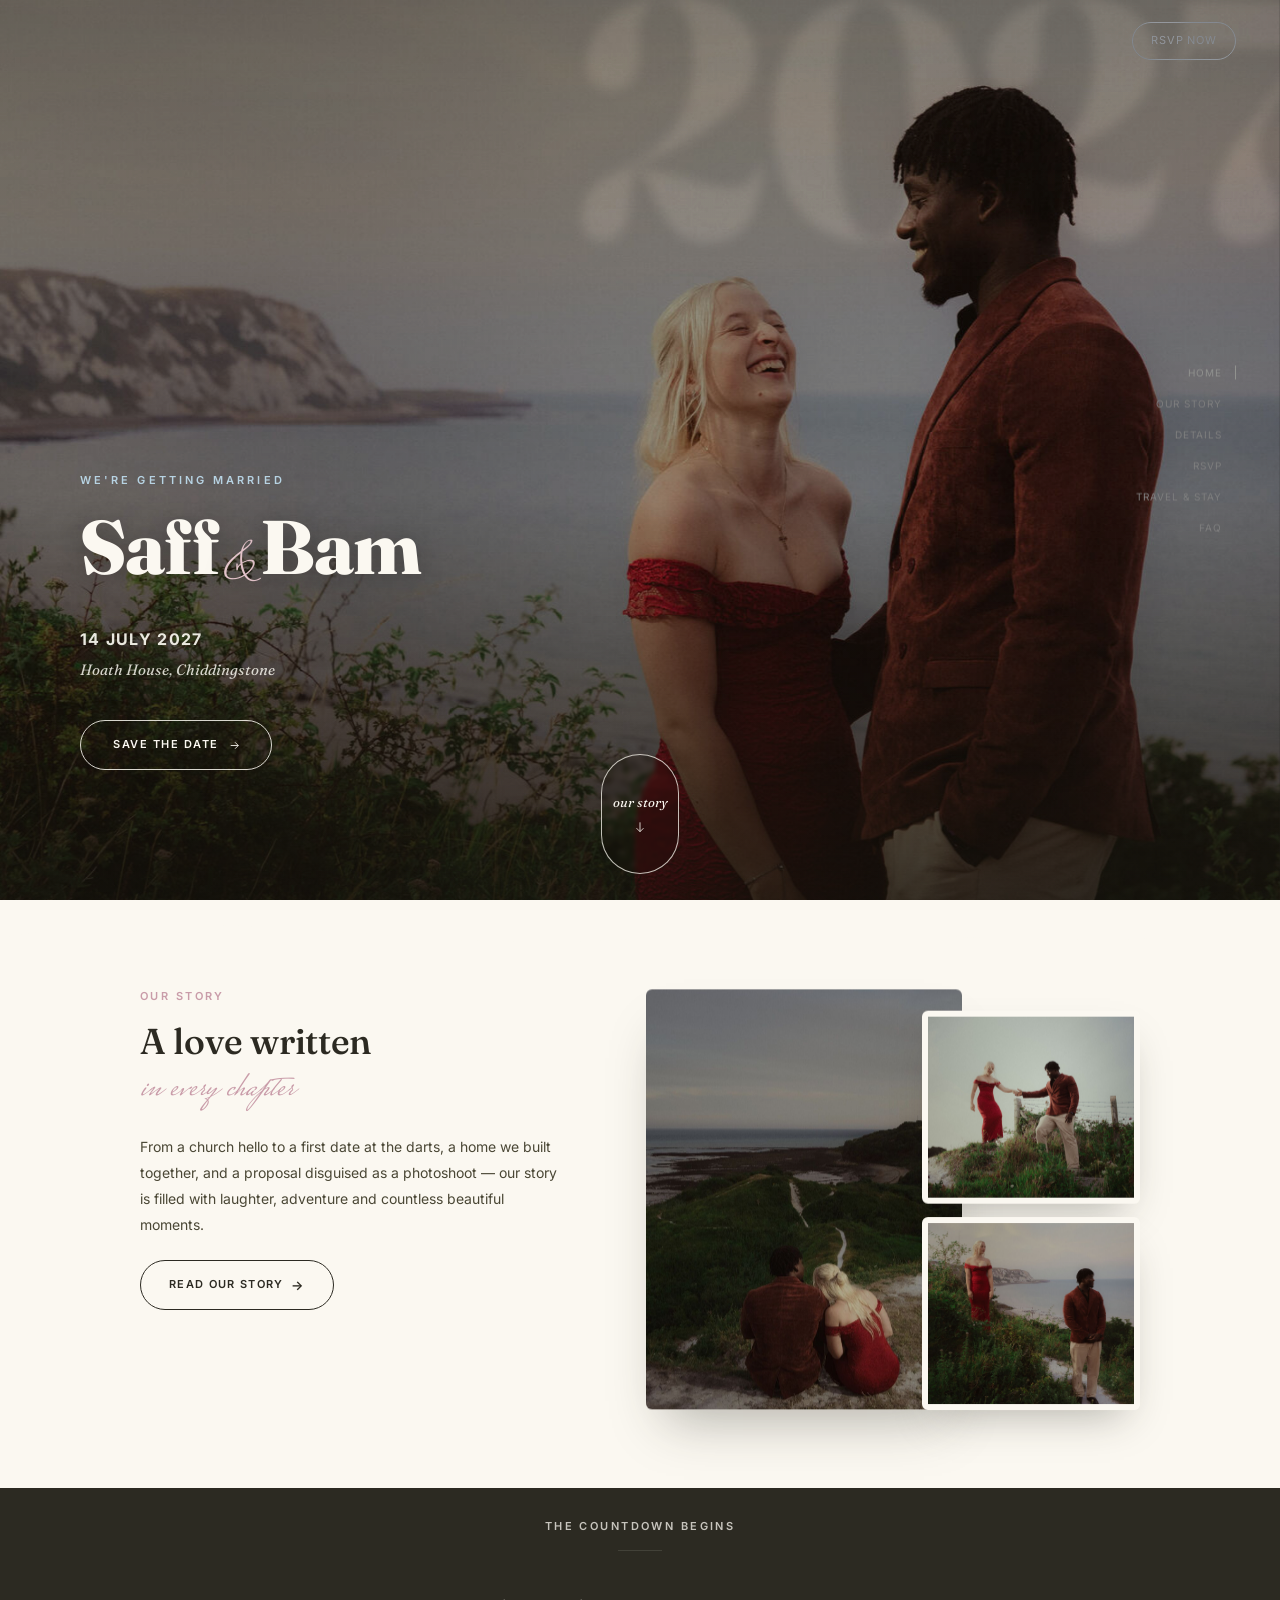
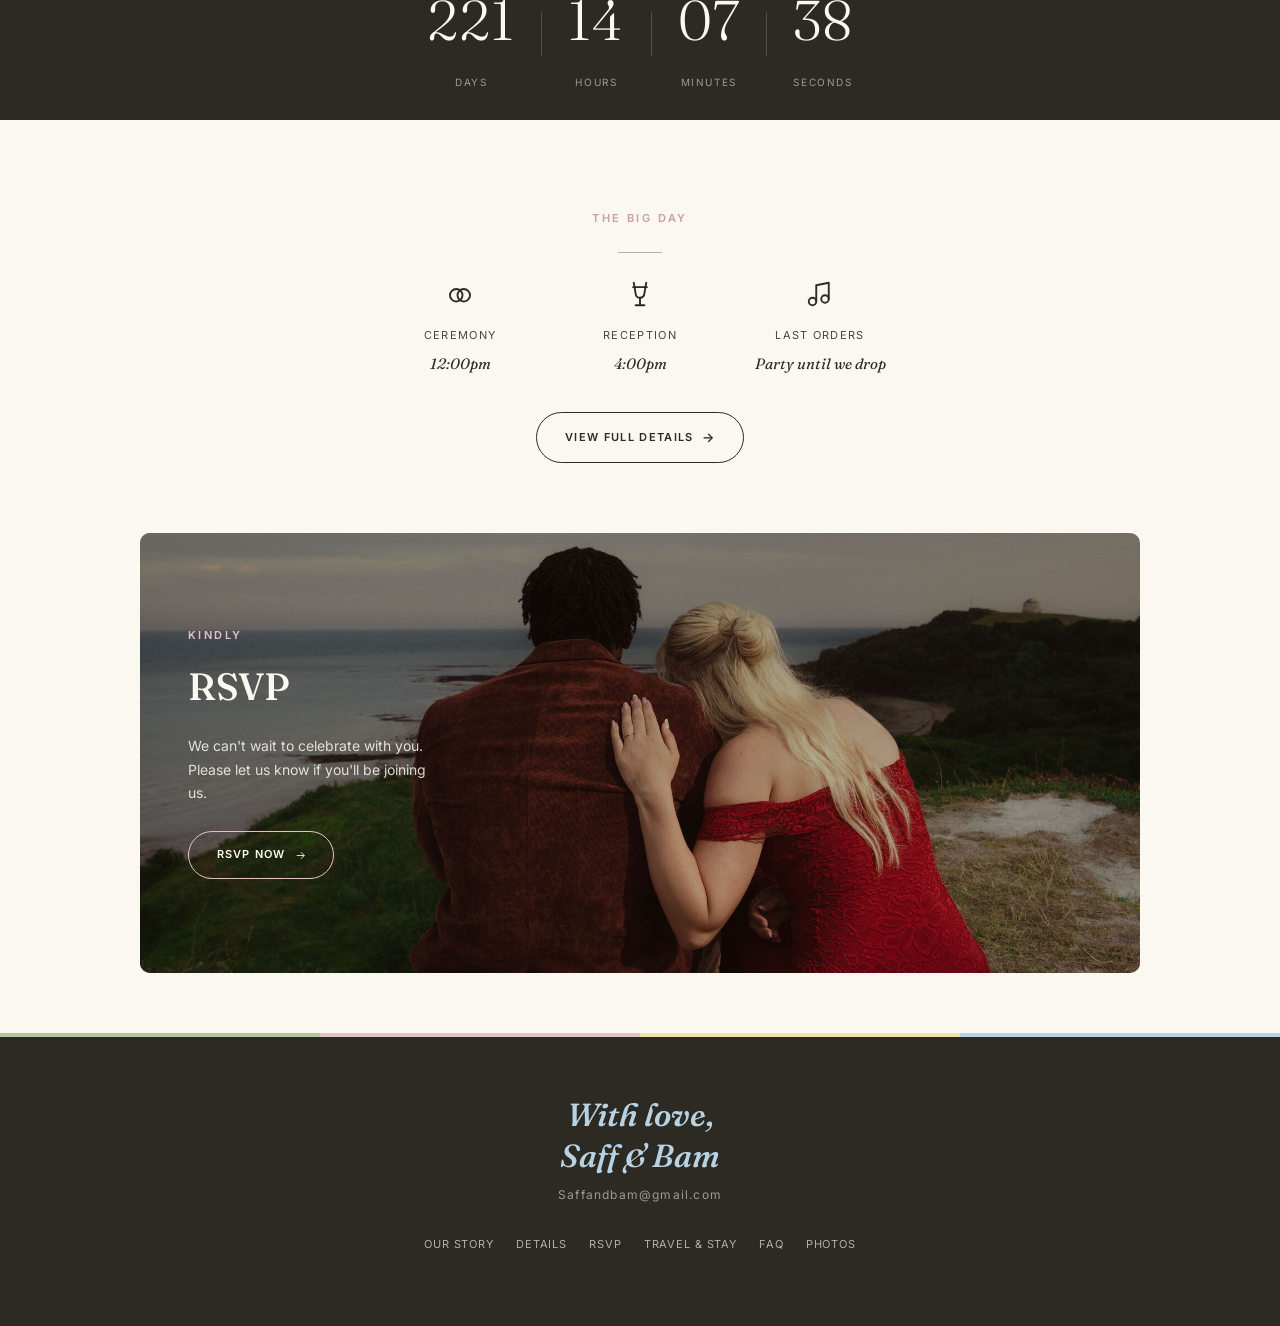
<file: index.html>
<!DOCTYPE html>
<html lang="en">
<head>
<meta charset="UTF-8">
<meta name="viewport" content="width=device-width, initial-scale=1.0, viewport-fit=cover">
<title>Saff & Bam — 14th July 2027</title>
<link rel="stylesheet" href="styles.css">
<style>
  :root{ --nav-color: var(--paper); }

  /* ---------- HERO ---------- */
  .hero{
    position:relative; min-height:100vh; display:flex; align-items:flex-end;
    background:#333; overflow:hidden;
  }
  .hero img{
    position:absolute; inset:0; width:100%; height:100%; object-fit:cover; object-position:center 30%; z-index:0;
    will-change:transform;
  }
  @media (max-width:767px){
    .hero img{ object-position:68% 25%; }
  }
  @media (min-width:768px){
    .hero img{ height:118%; }
  }
  .hero .year-overlay{
    position:absolute; z-index:1; top:-6%; right:-4%; line-height:1;
    font-family:'Fraunces',serif; font-weight:700; font-size:clamp(140px,32vw,340px);
    color:rgba(251,248,241,.16); letter-spacing:-0.02em; pointer-events:none; user-select:none;
    mix-blend-mode:overlay; filter:blur(6px); will-change:transform;
  }

  /* ---------- SCROLL REVEAL ---------- */
  .reveal{ opacity:0; transform:translateY(28px); transition:opacity .8s ease, transform .8s cubic-bezier(.2,.7,.2,1); }
  .reveal.visible{ opacity:1; transform:none; }
  .reveal-stagger.visible .reveal-child{ transition-delay:calc(var(--i, 0) * 90ms); }
  @media (prefers-reduced-motion: reduce){
    .reveal{ opacity:1; transform:none; transition:none; }
  }
  @keyframes heroIn{ from{ opacity:0; transform:translateY(16px); } to{ opacity:1; transform:none; } }
  @media (prefers-reduced-motion: reduce){
    .hero .eyebrow, .hero h1, .hero .venue, .hero .btn-std{ animation:none !important; opacity:1 !important; }
  }
  .hero::before{
    content:""; position:absolute; inset:0; z-index:1;
    background:linear-gradient(0deg, rgba(20,18,12,.72) 0%, rgba(20,18,12,.15) 45%, rgba(20,18,12,.35) 100%);
  }
  .hero-content{ position:relative; z-index:2; padding:0 32px 130px 80px; color:var(--paper); max-width:640px; }
  @media (max-width:640px){
    .hero-content{ padding:0 24px 110px 24px; }
    .site-nav{ padding:20px 20px 20px 24px; }
  }
  .hero .eyebrow{ color:var(--babyblue); opacity:.95; letter-spacing:.28em; }
  .hero h1{
    font-size:clamp(38px,9vw,76px); font-weight:800; color:var(--paper); line-height:1;
    margin-top:20px; letter-spacing:-0.01em; text-shadow:0 4px 24px rgba(0,0,0,.25); white-space:nowrap;
  }
  .hero h1 .and{ display:inline-block; font-family:'Mrs Saint Delafield', cursive; font-weight:400; font-size:.7em; color:var(--rosewater); margin:0 .12em; vertical-align:-0.06em; }
  .hero .venue{ margin-top:30px; font-size:16px; color:rgba(251,248,241,.92); }
  .hero .venue .date{ font-weight:700; letter-spacing:.08em; }
  .hero .venue .place{ font-family:'Fraunces',serif; font-style:italic; opacity:.9; margin-top:6px; font-size:15px; }
  .hero .btn-std{
    display:inline-flex; align-items:center; gap:9px; margin-top:38px; padding:15px 30px 15px 32px;
    border:1px solid rgba(251,248,241,.85); border-radius:999px; color:var(--paper);
    font-size:11px; letter-spacing:.14em; text-transform:uppercase; font-weight:600;
    transition:background .25s, color .25s, transform .25s;
  }
  .hero .btn-std:hover{ background:var(--paper); color:var(--ink); transform:translateY(-2px); }
  .hero .btn-std svg{ width:13px; height:13px; }
  @media (max-width:560px){
    .hero h1{ font-size:clamp(34px,12vw,52px); white-space:normal; }
  }

  .scroll-cue{ position:absolute; left:50%; transform:translateX(-50%); bottom:26px; z-index:3; }
  @media (max-width:640px){ .scroll-cue{ display:none; } }

  .wave-divider{ display:block; width:100%; height:60px; margin-top:-2px; position:relative; z-index:2; }
  .wave-divider path{ fill:var(--paper); }

  /* ---------- OUR STORY (collage) ---------- */
  .story-section{ padding:30px 24px 80px; }
  .story-grid{ display:grid; gap:56px; max-width:1000px; margin:0 auto; align-items:start; }
  @media (min-width:820px){ .story-grid{ grid-template-columns:1fr 1.1fr; } }
  .story-copy .eyebrow{ text-align:left; }
  .story-copy h2{ font-size:clamp(26px,4.5vw,36px); margin-top:14px; line-height:1.2; }
  .story-copy h2 .accent{ font-family:'Mrs Saint Delafield', cursive; color:var(--rosewater-deep); font-weight:400; font-size:1.05em; display:block; margin-top:4px; }
  .story-copy p{ margin-top:22px; font-size:14px; color:#4a4735; line-height:1.85; max-width:420px; }
  .story-collage{ position:relative; height:420px; perspective:1200px; }
  .story-collage .main{ position:absolute; left:0; top:0; width:64%; height:100%; border-radius:6px; overflow:hidden; box-shadow:0 30px 50px -20px rgba(44,42,34,.35); will-change:transform; }
  .story-collage .small{ position:absolute; right:0; width:44%; height:46%; border-radius:6px; overflow:hidden; box-shadow:0 20px 40px -16px rgba(44,42,34,.35); border:6px solid var(--paper); will-change:transform; }
  .story-collage .s1{ top:6%; }
  .story-collage .s2{ bottom:0; }
  .story-collage img{ width:100%; height:100%; object-fit:cover; display:block; }
  @media (max-width:640px){
    .story-collage{ height:340px; }
  }

  /* ---------- COUNTDOWN BAND ---------- */
  .countdown-band{ background:var(--ink); padding:30px 24px; text-align:center; }
  .countdown-band .eyebrow{ color:var(--paper); opacity:.75; }
  .countdown-band .divider{ background:rgba(251,248,241,.3); }
  .cd-row{ display:flex; justify-content:center; align-items:flex-start; gap:0; margin-top:24px; flex-wrap:wrap; }
  .cd-row .item{ padding:0 26px; }
  .cd-row .n{ font-family:'Fraunces',serif; font-weight:300; font-size:clamp(38px,7vw,56px); color:var(--paper); display:block; letter-spacing:.02em; }
  .cd-row .l{ font-family:'Inter',sans-serif; font-size:10px; letter-spacing:.16em; text-transform:uppercase; color:rgba(251,248,241,.55); margin-top:10px; display:block; }
  .cd-row .sep{ width:1px; height:44px; background:rgba(251,248,241,.18); margin-top:3px; align-self:center; font-size:0; }

  /* ---------- THE BIG DAY (icons) ---------- */
  .bigday-section{ padding:90px 24px 70px; text-align:center; }
  .bigday-grid{ display:flex; flex-wrap:wrap; justify-content:center; gap:36px 24px; max-width:760px; margin:26px auto 0; }
  .bigday-item{ width:110px; }
  @media (min-width:640px){ .bigday-grid{ gap:48px 40px; } .bigday-item{ width:140px; } }
  @media (max-width:480px){ .bigday-grid{ flex-direction:column; align-items:center; } }
  .bigday-item svg{ width:30px; height:30px; margin:0 auto; display:block; color:var(--ink); }
  .bigday-item .label{ margin-top:18px; font-size:11px; letter-spacing:.12em; text-transform:uppercase; color:#4a4735; }
  .bigday-item .time{ margin-top:8px; font-family:'Fraunces',serif; font-style:italic; font-size:15px; color:var(--ink); }

  /* ---------- RSVP TEASER ---------- */
  .rsvp-teaser{ padding:0 24px 60px; }
  .rsvp-outer{ position:relative; max-width:1000px; margin:0 auto; }
  .rsvp-frame{
    position:relative; border-radius:10px; overflow:hidden;
    min-height:440px; display:flex; align-items:center;
  }
  .rsvp-frame img{ position:absolute; inset:0; width:100%; height:100%; object-fit:cover; }
  .rsvp-frame::before{ content:""; position:absolute; inset:0; background:linear-gradient(90deg, rgba(20,18,12,.65) 0%, rgba(20,18,12,.15) 60%); }
  .rsvp-copy{ position:relative; z-index:2; padding:48px; color:var(--paper); max-width:340px; }
  .rsvp-copy .eyebrow{ color:var(--rosewater); text-align:left; }
  .rsvp-copy h2{ color:var(--paper); font-size:clamp(28px,5vw,38px); margin-top:12px; }
  .rsvp-copy .by{ font-family:'Mrs Saint Delafield', cursive; color:var(--babyblue); font-size:22px; }
  .rsvp-copy p{ margin-top:16px; font-size:14px; color:rgba(251,248,241,.85); line-height:1.7; }
  .rsvp-copy .btn-std{
    display:inline-flex; align-items:center; gap:9px; margin-top:26px; padding:14px 26px 14px 28px;
    border-radius:999px; border:1px solid var(--rosewater); background:transparent; color:var(--paper);
    font-size:11px; letter-spacing:.1em; text-transform:uppercase; font-weight:600;
    transition:background .25s, color .25s;
  }
  .rsvp-copy .btn-std:hover{ background:var(--rosewater); color:#4a2530; }
  .rsvp-copy .btn-std svg{ width:13px; height:13px; }
  .gift-card{
    position:absolute; right:6%; bottom:-40px; z-index:3; width:220px; background:var(--rosewater);
    padding:28px 22px; border-radius:4px; box-shadow:0 30px 50px -18px rgba(44,42,34,.4); text-align:center;
    display:none;
  }
  @media (min-width:760px){ .gift-card{ display:block; } }
  @media (max-width:759px){
    .rsvp-outer{ display:flex; flex-direction:column; }
    .gift-card{
      display:block; position:static; width:auto; margin-top:18px; box-shadow:0 14px 26px -14px rgba(44,42,34,.3);
    }
  }
  .gift-card .t{ font-size:10px; letter-spacing:.12em; text-transform:uppercase; color:#7a3b48; }
  .gift-card p{ margin-top:12px; font-size:12px; color:#5c2f3a; line-height:1.7; }
</style>
</head>
<body>

<a href="rsvp.html" class="nav-rsvp">RSVP Now</a>
<nav class="persistent-nav">
  <a href="index.html" class="active">Home</a>
  <a href="our-story.html">Our Story</a>
  <a href="details.html">Details</a>
  <a href="rsvp.html">RSVP</a>
  <a href="travel-stay.html">Travel &amp; Stay</a>
  <a href="faq.html">FAQ</a>
</nav>

<button class="nav-toggle" aria-label="Open menu" aria-expanded="false">
  <span class="bar"></span>
</button>
<nav class="nav-drawer">
  <a href="index.html" class="active">Home</a>
  <a href="our-story.html">Our Story</a>
  <a href="details.html">Details</a>
  <a href="rsvp.html">RSVP</a>
  <a href="travel-stay.html">Travel &amp; Stay</a>
  <a href="faq.html">FAQ</a>
  <a href="rsvp.html" class="nav-drawer-rsvp">RSVP Now</a>
</nav>

<header class="hero">
  <img id="heroImg" src="images/hero-landing.jpg" alt="Saff and Bam laughing together at the coast">
  <div class="year-overlay" id="yearOverlay">2027</div>
  <div class="hero-content">
    <div class="eyebrow" style="opacity:0;animation:heroIn .9s .1s ease forwards;">We're getting married</div>
    <h1 style="opacity:0;animation:heroIn .9s .25s ease forwards;">Saff<span class="and">&amp;</span>Bam</h1>
    <div class="venue" style="opacity:0;animation:heroIn .9s .4s ease forwards;">
      <div class="date">14 JULY 2027</div>
      <div class="place">Hoath House, Chiddingstone</div>
    </div>
    <a href="rsvp.html" class="btn-std" style="opacity:0;animation:heroIn .9s .55s ease forwards;">Save the Date <svg viewBox="0 0 24 24" fill="none" stroke="currentColor" stroke-width="1.6"><path d="M5 12h14M13 6l6 6-6 6"/></svg></a>
  </div>
  <a href="#story" class="scroll-cue capsule-cta">
    our story
    <svg viewBox="0 0 24 24" fill="none" stroke="currentColor" stroke-width="1.4"><path d="M12 4v16M6 14l6 6 6-6"/></svg>
  </a>
</header>
<svg class="wave-divider" viewBox="0 0 1440 60" preserveAspectRatio="none"><path d="M0,40 C240,0 480,60 720,40 C960,20 1200,60 1440,30 L1440,60 L0,60 Z"></path></svg>

<section class="story-section" id="story">
  <div class="story-grid">
    <div class="story-copy reveal">
      <div class="eyebrow">Our Story</div>
      <h2>A love written<span class="accent">in every chapter</span></h2>
      <p>From a church hello to a first date at the darts, a home we built together, and a proposal disguised as a photoshoot — our story is filled with laughter, adventure and countless beautiful moments.</p>
      <a href="our-story.html" class="btn btn-primary" style="margin-top:22px;">Read Our Story</a>
    </div>
    <div class="story-collage reveal" id="collage">
      <div class="main" id="collageMain"><img src="images/coast-back-1.jpg" alt="Saff and Bam at the coast" loading="lazy"></div>
      <div class="small s1" id="collageS1"><img src="images/proposal-vertical.jpg" alt="The proposal moment" loading="lazy"></div>
      <div class="small s2" id="collageS2"><img src="images/lookback.jpg" alt="Saff and Bam" loading="lazy"></div>
    </div>
  </div>
</section>

<section class="countdown-band reveal">
  <div class="eyebrow">The countdown begins</div>
  <div class="divider" style="margin:14px auto 0;"></div>
  <div class="cd-row" id="countdown">
    <div class="item"><span class="n" id="cd-days">–</span><span class="l">Days</span></div>
    <span class="sep"></span>
    <div class="item"><span class="n" id="cd-hours">–</span><span class="l">Hours</span></div>
    <span class="sep"></span>
    <div class="item"><span class="n" id="cd-mins">–</span><span class="l">Minutes</span></div>
    <span class="sep"></span>
    <div class="item"><span class="n" id="cd-secs">–</span><span class="l">Seconds</span></div>
  </div>
</section>

<section class="bigday-section">
  <div class="eyebrow reveal">The Big Day</div>
  <div class="divider"></div>
  <div class="bigday-grid">
    <div class="bigday-item reveal" style="transition-delay:.05s;">
      <svg viewBox="0 0 24 24" fill="none" stroke="currentColor" stroke-width="1.5" stroke-linecap="round" stroke-linejoin="round"><circle cx="9" cy="13" r="5"/><circle cx="15" cy="13" r="5"/></svg>
      <div class="label">Ceremony</div>
      <div class="time">12:00pm</div>
    </div>
    <div class="bigday-item reveal" style="transition-delay:.15s;">
      <svg viewBox="0 0 24 24" fill="none" stroke="currentColor" stroke-width="1.5" stroke-linecap="round" stroke-linejoin="round"><path d="M7 3l1.5 8.5a3.5 3.5 0 0 0 7 0L17 3"/><path d="M12 15v6M8.5 21h7"/><path d="M6.5 6.5h11"/></svg>
      <div class="label">Reception</div>
      <div class="time">4:00pm</div>
    </div>
    <div class="bigday-item reveal" style="transition-delay:.35s;">
      <svg viewBox="0 0 24 24" fill="none" stroke="currentColor" stroke-width="1.5" stroke-linecap="round" stroke-linejoin="round"><path d="M9 18V5l10-2v13"/><circle cx="6" cy="18" r="3"/><circle cx="16" cy="16" r="3"/></svg>
      <div class="label">Last Orders</div>
      <div class="time">Party until we drop</div>
    </div>
  </div>
  <a href="details.html" class="btn btn-primary" style="margin-top:36px;">View Full Details</a>
</section>

<section class="rsvp-teaser reveal">
  <div class="rsvp-outer">
    <div class="rsvp-frame">
      <img src="images/proposal-wide.jpg" alt="Saff and Bam" loading="lazy">
      <div class="rsvp-copy">
        <div class="eyebrow">Kindly</div>
        <h2>RSVP</h2>
        <p>We can't wait to celebrate with you. Please let us know if you'll be joining us.</p>
        <a href="rsvp.html" class="btn-std">RSVP Now <svg viewBox="0 0 24 24" fill="none" stroke="currentColor" stroke-width="1.6"><path d="M5 12h14M13 6l6 6-6 6"/></svg></a>
      </div>
    </div>
  </div>
</section>

<footer id="contact">
  <div class="script">With love,</div>
  <div class="script" style="margin-top:4px;">Saff &amp; Bam</div>
  <div class="tag">Saffandbam@gmail.com</div>
  <nav class="foot-nav">
    <a href="our-story.html">Our Story</a>
    <a href="details.html">Details</a>
    <a href="rsvp.html">RSVP</a>
    <a href="travel-stay.html">Travel &amp; Stay</a>
    <a href="faq.html">FAQ</a>
    <a href="photos.html">Photos</a>
  </nav>
</footer>

<script>
(function(){
  "use strict";

  var target = new Date('2027-07-14T12:00:00');
  function pad(n){ return String(n).padStart(2,'0'); }
  function tick(){
    var diff = target - new Date(); if (diff<0) diff=0;
    document.getElementById('cd-days').textContent = Math.floor(diff/86400000);
    document.getElementById('cd-hours').textContent = pad(Math.floor((diff%86400000)/3600000));
    document.getElementById('cd-mins').textContent = pad(Math.floor((diff%3600000)/60000));
    document.getElementById('cd-secs').textContent = pad(Math.floor((diff%60000)/1000));
  }
  tick(); setInterval(tick,1000);

  /* ---- scroll-reveal fade-ins (runs everywhere, including mobile) ---- */
  var revealEls = document.querySelectorAll('.reveal');
  if ('IntersectionObserver' in window){
    var io = new IntersectionObserver(function(entries){
      entries.forEach(function(e){
        if (e.isIntersecting){ e.target.classList.add('visible'); io.unobserve(e.target); }
      });
    }, {threshold:.15, rootMargin:'0px 0px -40px 0px'});
    revealEls.forEach(function(el){ io.observe(el); });
  } else {
    revealEls.forEach(function(el){ el.classList.add('visible'); });
  }

  /* ---- parallax + layered depth: desktop only, motion allowed ---- */
  var reduceMotion = window.matchMedia('(prefers-reduced-motion: reduce)').matches;
  var isDesktop = window.matchMedia('(min-width:768px)').matches;
  if (!reduceMotion && isDesktop){
    var heroImg = document.getElementById('heroImg');
    var yearOverlay = document.getElementById('yearOverlay');
    var hero = document.querySelector('.hero');
    var collageMain = document.getElementById('collageMain');
    var collageS1 = document.getElementById('collageS1');
    var collageS2 = document.getElementById('collageS2');
    var collage = document.getElementById('collage');

    var ticking = false;
    function onScroll(){
      if (!ticking){
        window.requestAnimationFrame(function(){
          var y = window.scrollY || window.pageYOffset;

          if (hero){
            var heroRect = hero.getBoundingClientRect();
            if (heroRect.bottom > 0){
              var heroProgress = -heroRect.top; // 0 at top of viewport, grows as hero scrolls up
              if (heroImg) heroImg.style.transform = 'translateY(' + (heroProgress * 0.18) + 'px)';
              if (yearOverlay) yearOverlay.style.transform = 'translateY(' + (heroProgress * 0.32) + 'px)';
            }
          }

          if (collage){
            var cRect = collage.getBoundingClientRect();
            var vh = window.innerHeight || document.documentElement.clientHeight;
            if (cRect.top < vh && cRect.bottom > 0){
              var progress = (vh - cRect.top) / (vh + cRect.height); // 0..1 as it crosses viewport
              var shift = (progress - 0.5) * 36;
              if (collageMain) collageMain.style.transform = 'translateY(' + (shift * 0.4) + 'px)';
              if (collageS1) collageS1.style.transform = 'translateY(' + (-shift * 0.7) + 'px)';
              if (collageS2) collageS2.style.transform = 'translateY(' + (shift * 0.6) + 'px)';
            }
          }

          ticking = false;
        });
        ticking = true;
      }
    }
    window.addEventListener('scroll', onScroll, {passive:true});
    onScroll();
  }
})();
</script>
<script src="nav.js" defer></script>
</body>
</html>
</file>
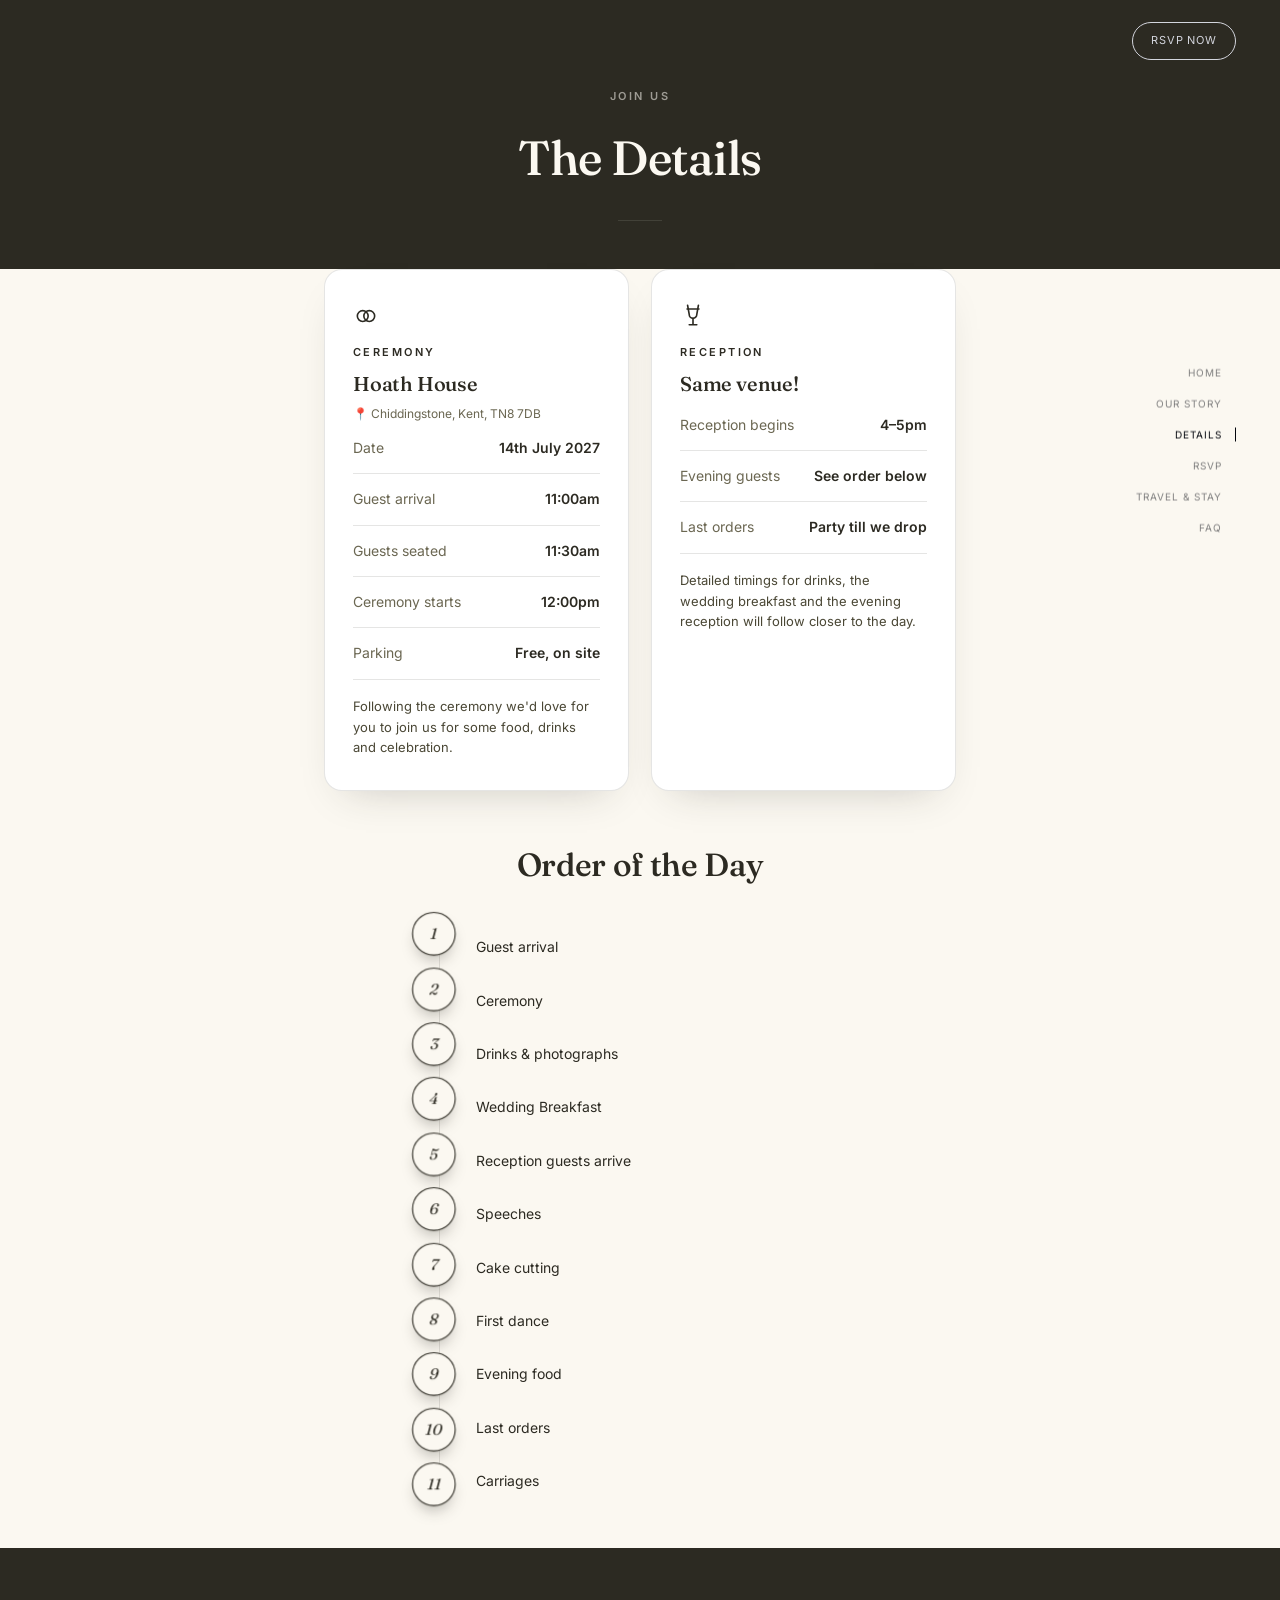
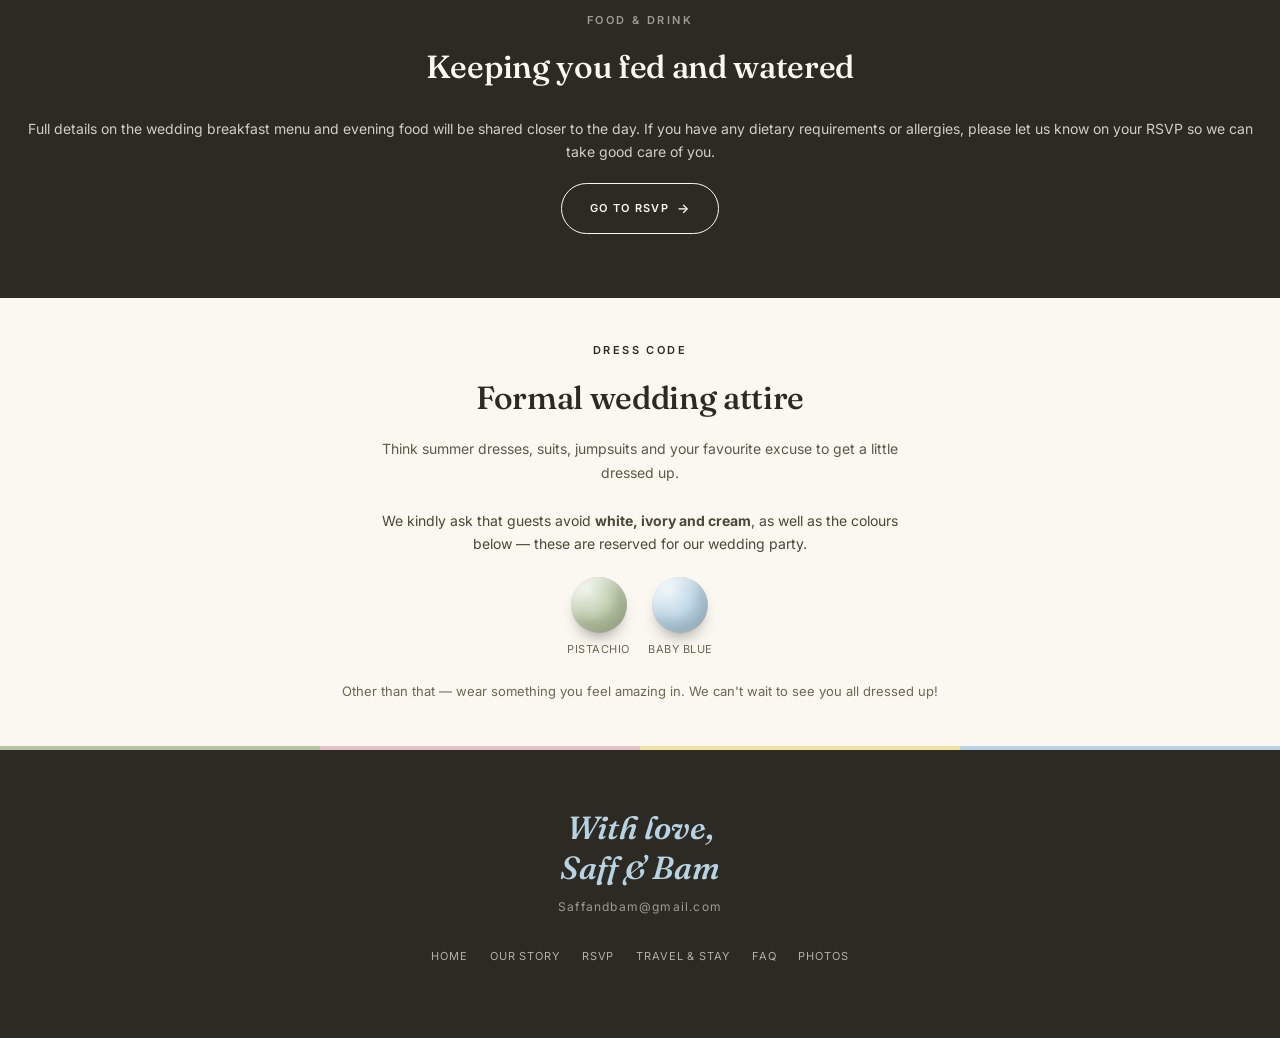
<file: details.html>
<!DOCTYPE html>
<html lang="en">
<head>
<meta charset="UTF-8">
<meta name="viewport" content="width=device-width, initial-scale=1.0">
<title>Details — Saff &amp; Bam</title>
<link rel="stylesheet" href="styles.css">
<style>
  .page-header{ background:var(--ink); padding:88px 24px 0; }
  .page-header .eyebrow{ color:var(--paper); opacity:.55; }
  .page-header h1{ color:var(--paper); }
  .page-header .lead{ color:rgba(251,248,241,.75); }
  .page-header .divider{ background:rgba(251,248,241,.3); }
  .page-header::after{ height:24px; }

  .card-icon{ width:26px; height:26px; color:var(--ink); margin-bottom:8px; }
  .card .eyebrow{ display:flex; align-items:center; gap:8px; }

  /* ---------- order of the day timeline ---------- */
  .day-timeline{ position:relative; max-width:440px; margin:0 auto; padding-left:56px; perspective:800px; }
  .day-timeline::before{ content:""; position:absolute; left:19px; top:4px; bottom:4px; width:1px; background:var(--line); }
  .day-progress{ position:absolute; left:19px; top:4px; width:2px; height:0; background:var(--ink); transition:height .12s linear; }
  .day-item{ position:relative; padding:11px 0; transform-style:preserve-3d; }
  .day-item .num{
    position:absolute; left:-56px; top:6px; width:40px; height:40px; border-radius:50%;
    background:var(--paper); border:1px solid var(--ink); display:flex; align-items:center; justify-content:center;
    font-family:'Fraunces',serif; font-style:italic; font-size:14px; color:var(--ink);
    opacity:.4; transform:translateZ(-30px) scale(.85);
    transition:transform .5s cubic-bezier(.2,.8,.2,1), opacity .5s;
  }
  .day-item.in-view .num{ opacity:1; transform:translateZ(24px) scale(1.06); box-shadow:0 8px 16px -6px rgba(44,42,34,.4); }
  .day-item .label{ font-size:14px; padding-top:9px; }

  .food-block{ background:var(--ink); padding:64px 24px; text-align:center; }
  .food-block .eyebrow{ color:var(--paper); opacity:.55; justify-content:center; }
  .food-block h2{ color:var(--paper); }
  .food-block p{ color:rgba(251,248,241,.8); }
  .food-block .btn-primary{ border-color:var(--paper) !important; color:var(--paper) !important; }
  .food-block .btn-primary:hover{ background:var(--paper); color:var(--ink) !important; }

  .eyebrow{ color:var(--ink); }

  section{ padding:44px 24px; }
  .section-head{ margin-bottom:26px; }

  #order-of-day{ padding-top:36px; }
  #order-of-day h2{ font-size:clamp(24px,4vw,32px); }

  /* ---------- dress code swatches: real 3D spheres ---------- */
  .swatch-row{ display:flex; gap:18px; justify-content:center; margin:22px 0; flex-wrap:wrap; }
  .swatch-lg{ text-align:center; }
  .swatch-lg .dot{
    width:56px; height:56px; border-radius:50%; margin:0 auto 8px; position:relative; overflow:hidden;
    box-shadow:inset -6px -8px 14px rgba(0,0,0,.18), inset 4px 5px 10px rgba(255,255,255,.5), 0 10px 16px -8px rgba(44,42,34,.5);
    transition:transform .15s ease-out;
    cursor:pointer;
  }
  .swatch-lg .dot::before{
    content:""; position:absolute; inset:0; border-radius:50%;
    background:radial-gradient(circle at 30% 25%, rgba(255,255,255,.75), transparent 55%);
    pointer-events:none;
  }
  .swatch-lg .name{ font-size:11px; letter-spacing:.05em; text-transform:uppercase; color:#6b6752; }
</style>
</head>
<body>

<a href="rsvp.html" class="nav-rsvp">RSVP Now</a>
<nav class="persistent-nav">
  <a href="index.html">Home</a>
  <a href="our-story.html">Our Story</a>
  <a href="details.html" class="active">Details</a>
  <a href="rsvp.html">RSVP</a>
  <a href="travel-stay.html">Travel &amp; Stay</a>
  <a href="faq.html">FAQ</a>
</nav>

<button class="nav-toggle" aria-label="Open menu" aria-expanded="false">
  <span class="bar"></span>
</button>
<nav class="nav-drawer">
  <a href="index.html">Home</a>
  <a href="our-story.html">Our Story</a>
  <a href="details.html" class="active">Details</a>
  <a href="rsvp.html">RSVP</a>
  <a href="travel-stay.html">Travel &amp; Stay</a>
  <a href="faq.html">FAQ</a>
  <a href="rsvp.html" class="nav-drawer-rsvp">RSVP Now</a>
</nav>

<header class="page-header">
  <div class="eyebrow">Join us</div>
  <h1>The Details</h1>
  <div class="divider"></div>
</header>

<section class="wrap-narrow" style="padding-top:0;">
  <div class="card-grid cols-2">
    <div class="card">
      <svg class="card-icon" viewBox="0 0 24 24" fill="none" stroke="currentColor" stroke-width="1.5" stroke-linecap="round" stroke-linejoin="round"><circle cx="9" cy="13" r="5"/><circle cx="15" cy="13" r="5"/></svg>
      <div class="eyebrow">Ceremony</div>
      <h3 style="margin-top:6px;font-size:20px;">Hoath House </h3>
      <p style="margin-top:4px;font-size:12px;color:#6b6752;">📍 Chiddingstone, Kent, TN8 7DB</p>
      <div class="detail-row"><span class="k">Date</span><span class="v">14th July 2027</span></div>
      <div class="detail-row"><span class="k">Guest arrival</span><span class="v">11:00am</span></div>
      <div class="detail-row"><span class="k">Guests seated</span><span class="v">11:30am</span></div>
      <div class="detail-row"><span class="k">Ceremony starts</span><span class="v">12:00pm</span></div>
      <div class="detail-row"><span class="k">Parking</span><span class="v">Free, on site</span></div>
      <p style="margin-top:16px;font-size:13px;color:#4a4735;">Following the ceremony we'd love for you to join us for some food, drinks and celebration.</p>
    </div>
    <div class="card">
      <svg class="card-icon" viewBox="0 0 24 24" fill="none" stroke="currentColor" stroke-width="1.5" stroke-linecap="round" stroke-linejoin="round"><path d="M7 3l1.5 8.5a3.5 3.5 0 0 0 7 0L17 3"/><path d="M12 15v6M8.5 21h7"/><path d="M6.5 6.5h11"/></svg>
      <div class="eyebrow">Reception</div>
      <h3 style="margin-top:6px;font-size:20px;">Same venue!</h3>
      <div class="detail-row"><span class="k">Reception begins</span><span class="v">4–5pm</span></div>
      <div class="detail-row"><span class="k">Evening guests</span><span class="v">See order below</span></div>
      <div class="detail-row"><span class="k">Last orders</span><span class="v">Party till we drop</span></div>
      <p style="margin-top:16px;font-size:13px;color:#4a4735;">Detailed timings for drinks, the wedding breakfast and the evening reception will follow closer to the day.</p>
    </div>
  </div>
</section>

<section id="order-of-day">
  <div class="section-head">
    <h2>Order of the Day</h2>
  </div>
  <div class="day-timeline" id="dayTimeline">
    <div class="day-progress" id="dayProgress"></div>
    <div class="day-item"><div class="num">1</div><div class="label">Guest arrival</div></div>
    <div class="day-item"><div class="num">2</div><div class="label">Ceremony</div></div>
    <div class="day-item"><div class="num">3</div><div class="label">Drinks &amp; photographs</div></div>
    <div class="day-item"><div class="num">4</div><div class="label">Wedding Breakfast</div></div>
    <div class="day-item"><div class="num">5</div><div class="label">Reception guests arrive</div></div>
    <div class="day-item"><div class="num">6</div><div class="label">Speeches</div></div>
    <div class="day-item"><div class="num">7</div><div class="label">Cake cutting</div></div>
    <div class="day-item"><div class="num">8</div><div class="label">First dance</div></div>
    <div class="day-item"><div class="num">9</div><div class="label">Evening food</div></div>
    <div class="day-item"><div class="num">10</div><div class="label">Last orders</div></div>
    <div class="day-item"><div class="num">11</div><div class="label">Carriages</div></div>
  </div>
</section>

<section class="food-block">
  <div class="section-head">
    <div class="eyebrow">Food &amp; Drink</div>
    <h2>Keeping you fed and watered</h2>
  </div>
  <p style="font-size:14px;">Full details on the wedding breakfast menu and evening food will be shared closer to the day. If you have any dietary requirements or allergies, please let us know on your RSVP so we can take good care of you.</p>
  <a class="btn btn-primary" href="rsvp.html" style="margin-top:20px; border-color:var(--ink); color:var(--ink);">Go to RSVP</a>
</section>

<section id="dress-code" style="text-align:center;">
  <div class="section-head">
    <div class="eyebrow">Dress Code</div>
    <h2>Formal wedding attire</h2>
    <p class="lead">Think summer dresses, suits, jumpsuits and your favourite excuse to get a little dressed up.</p>
  </div>

  <p style="max-width:520px;margin:0 auto;font-size:14px;color:#4a4735;">We kindly ask that guests avoid <strong>white, ivory and cream</strong>, as well as the colours below — these are reserved for our wedding party.</p>

  <div class="swatch-row">
    <div class="swatch-lg"><div class="dot" style="background:var(--pistachio);"></div><div class="name">Pistachio</div></div>
    <div class="swatch-lg"><div class="dot" style="background:var(--babyblue);"></div><div class="name">Baby Blue</div></div>
  </div>

  <p style="font-size:13px;color:#6b6752;">Other than that — wear something you feel amazing in. We can't wait to see you all dressed up!</p>
</section>

<footer>
  <div class="script">With love,</div>
  <div class="script" style="margin-top:4px;">Saff &amp; Bam</div>
  <div class="tag">Saffandbam@gmail.com</div>
  <nav class="foot-nav">
    <a href="index.html">Home</a><a href="our-story.html">Our Story</a><a href="rsvp.html">RSVP</a>
    <a href="travel-stay.html">Travel &amp; Stay</a><a href="faq.html">FAQ</a><a href="photos.html">Photos</a>
  </nav>
</footer>

<script>
(function(){
  "use strict";
  var reduceMotion = window.matchMedia('(prefers-reduced-motion: reduce)').matches;

  /* ---- self-drawing timeline progress line ---- */
  var timeline = document.getElementById('dayTimeline');
  var progress = document.getElementById('dayProgress');
  if (timeline && progress && !reduceMotion){
    function updateProgress(){
      var rect = timeline.getBoundingClientRect();
      var vh = window.innerHeight || document.documentElement.clientHeight;
      var total = rect.height;
      var visible = vh * 0.75 - rect.top;
      var pct = Math.max(0, Math.min(1, visible / total));
      progress.style.height = (pct * 100) + '%';
    }
    window.addEventListener('scroll', updateProgress, {passive:true});
    window.addEventListener('resize', updateProgress);
    updateProgress();
  } else if (progress){
    progress.style.height = '100%';
  }

  /* ---- depth-pop markers as each step scrolls into view ---- */
  var items = document.querySelectorAll('.day-item');
  if ('IntersectionObserver' in window && !reduceMotion){
    var io = new IntersectionObserver(function(entries){
      entries.forEach(function(e){
        if (e.isIntersecting){ e.target.classList.add('in-view'); }
      });
    }, {threshold:.5});
    items.forEach(function(item){ io.observe(item); });
  } else {
    items.forEach(function(item){ item.classList.add('in-view'); });
  }

  /* ---- pointer-tilt on the dress-code spheres ---- */
  var dots = document.querySelectorAll('.swatch-lg .dot');
  dots.forEach(function(dot){
    dot.addEventListener('mousemove', function(e){
      var r = dot.getBoundingClientRect();
      var x = (e.clientX - r.left) / r.width - .5;
      var y = (e.clientY - r.top) / r.height - .5;
      dot.style.transform = 'perspective(300px) rotateY(' + (x*28) + 'deg) rotateX(' + (-y*28) + 'deg)';
    });
    dot.addEventListener('mouseleave', function(){ dot.style.transform = 'perspective(300px) rotateY(0) rotateX(0)'; });
    dot.addEventListener('touchmove', function(e){
      var t = e.touches[0]; var r = dot.getBoundingClientRect();
      var x = (t.clientX - r.left) / r.width - .5;
      var y = (t.clientY - r.top) / r.height - .5;
      dot.style.transform = 'perspective(300px) rotateY(' + (x*28) + 'deg) rotateX(' + (-y*28) + 'deg)';
    }, {passive:true});
    dot.addEventListener('touchend', function(){ dot.style.transform = 'perspective(300px) rotateY(0) rotateX(0)'; });
  });
})();
</script>
<script src="nav.js" defer></script>
</body>
</html>
</file>
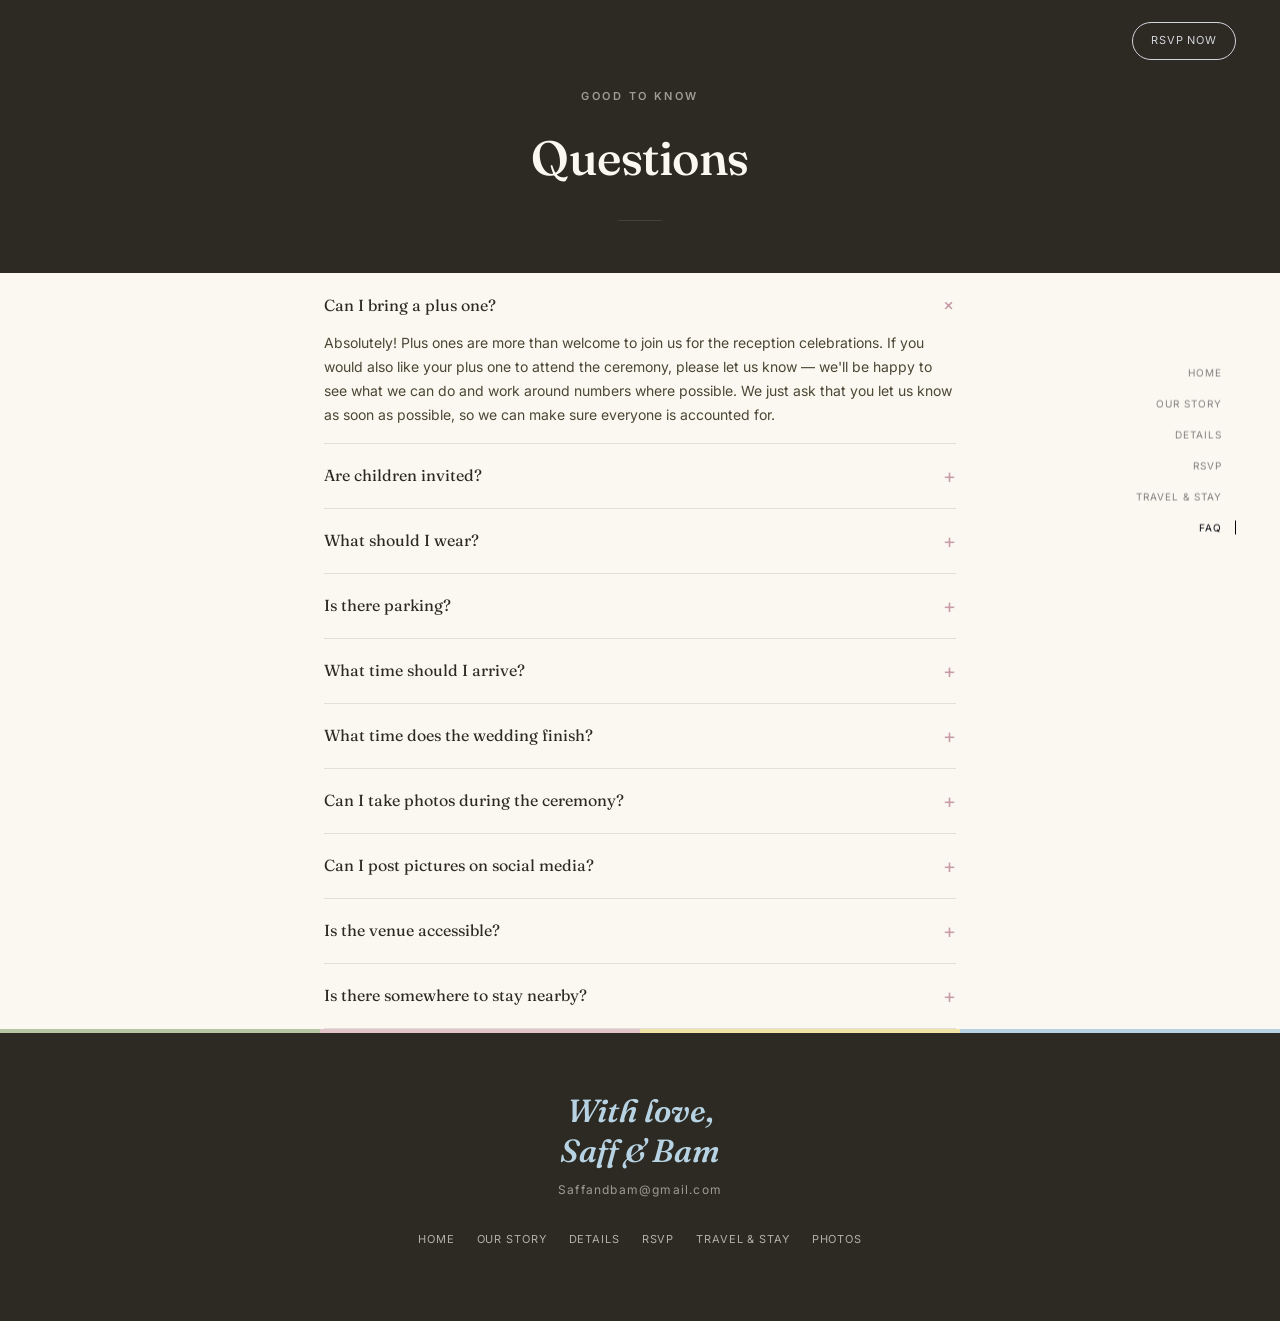
<file: faq.html>
<!DOCTYPE html>
<html lang="en">
<head>
<meta charset="UTF-8">
<meta name="viewport" content="width=device-width, initial-scale=1.0">
<title>FAQ — Saff &amp; Bam</title>
<link rel="stylesheet" href="styles.css">
<style>
  .page-header{ background:var(--ink); padding:88px 24px 0; }
  .page-header .eyebrow{ color:var(--paper); opacity:.55; }
  .page-header h1{ color:var(--paper); }
  .page-header .divider{ background:rgba(251,248,241,.3); }
  .page-header::after{ height:28px; }
</style>
</head>
<body>

<a href="rsvp.html" class="nav-rsvp">RSVP Now</a>
<nav class="persistent-nav">
  <a href="index.html">Home</a>
  <a href="our-story.html">Our Story</a>
  <a href="details.html">Details</a>
  <a href="rsvp.html">RSVP</a>
  <a href="travel-stay.html">Travel &amp; Stay</a>
  <a href="faq.html" class="active">FAQ</a>
</nav>

<button class="nav-toggle" aria-label="Open menu" aria-expanded="false">
  <span class="bar"></span>
</button>
<nav class="nav-drawer">
  <a href="index.html">Home</a>
  <a href="our-story.html">Our Story</a>
  <a href="details.html">Details</a>
  <a href="rsvp.html">RSVP</a>
  <a href="travel-stay.html">Travel &amp; Stay</a>
  <a href="faq.html" class="active">FAQ</a>
  <a href="rsvp.html" class="nav-drawer-rsvp">RSVP Now</a>
</nav>

<header class="page-header">
  <div class="eyebrow">Good to know</div>
  <h1>Questions</h1>
  <div class="divider"></div>
</header>

<section class="wrap-narrow">
  <details class="faq-item" open>
    <summary>Can I bring a plus one?</summary>
    <p>Absolutely! Plus ones are more than welcome to join us for the reception celebrations. If you would also like your plus one to attend the ceremony, please let us know — we'll be happy to see what we can do and work around numbers where possible. We just ask that you let us know as soon as possible, so we can make sure everyone is accounted for.</p>
  </details>
  <details class="faq-item">
    <summary>Are children invited?</summary>
    <p>Absolutely! Our littlest guests are more than welcome to celebrate with us. We want the day to be just as enjoyable for them as it is for the adults, so there will be plenty of activities and entertainment to keep them occupied throughout the day while the grown-ups celebrate too!</p>
  </details>
  <details class="faq-item">
    <summary>What should I wear?</summary>
    <p>We'd love for our guests to dress up and celebrate with us in formal wedding attire — think summer dresses, suits, jumpsuits and your favourite excuse to get a little dressed up! We kindly ask that guests avoid white, ivory and cream, as well as the colours reserved for our bridal party (see the <a href="details.html#dress-code" style="text-decoration:underline;">Dress Code</a> for the palette). Other than that, wear something you feel amazing in!</p>
  </details>
  <details class="faq-item">
    <summary>Is there parking?</summary>
    <p>Yes and yes! There is on-site parking available at the venue, and you're more than welcome to leave your car overnight if you'd rather enjoy the celebrations and arrange a taxi home. Please just remember to come back and collect it the following day!</p>
  </details>
  <details class="faq-item">
    <summary>What time should I arrive?</summary>
    <p>We'll confirm exact arrival timings closer to the day — for now, tentative guest arrival is 11:00am with the ceremony starting at 12:00pm.</p>
  </details>
  <details class="faq-item">
    <summary>What time does the wedding finish?</summary>
    <p>We'll be celebrating well into the night! Last order? Party till we drop, so there's plenty of time to dance, celebrate and make the most of the evening with us. Please make sure any taxis or lifts home are pre-booked in advance so you can enjoy the night without worrying about getting home!</p>
  </details>
  <details class="faq-item">
    <summary>Can I take photos during the ceremony?</summary>
    <p>Absolutely! We'd love for you to capture little moments from the day and make memories with us. Feel free to take as many photos as you like throughout the celebrations, and don't forget to share your favourites with us afterwards!</p>
  </details>
  <details class="faq-item">
    <summary>Can I post pictures on social media?</summary>
    <p>Absolutely! We'd love for you to share your favourite moments from our special day. Feel free to post, tag us and share as many memories as you'd like — we can't wait to see the day through everyone else's eyes too!</p>
  </details>
  <details class="faq-item">
    <summary>Is the venue accessible?</summary>
    <p>Yes! The venue is accessible, and we want to make sure all of our guests are able to enjoy the day as comfortably as possible. If you have any specific accessibility requirements or need a little extra assistance, please let us know in advance and we'll be more than happy to help make arrangements for you.</p>
  </details>
  <details class="faq-item">
    <summary>Is there somewhere to stay nearby?</summary>
    <p>Absolutely — see our <a href="travel-stay.html" style="text-decoration:underline;">Travel &amp; Stay</a> page for our recommendations. If you're struggling to find somewhere suitable or need a little help choosing the best location, please don't hesitate to get in touch, we'll be more than happy to help!</p>
  </details>
</section>

<footer>
  <div class="script">With love,</div>
  <div class="script" style="margin-top:4px;">Saff &amp; Bam</div>
  <div class="tag">Saffandbam@gmail.com</div>
  <nav class="foot-nav">
    <a href="index.html">Home</a><a href="our-story.html">Our Story</a><a href="details.html">Details</a>
    <a href="rsvp.html">RSVP</a><a href="travel-stay.html">Travel &amp; Stay</a><a href="photos.html">Photos</a>
  </nav>
</footer>

<script src="nav.js" defer></script>
</body>
</html>
</file>
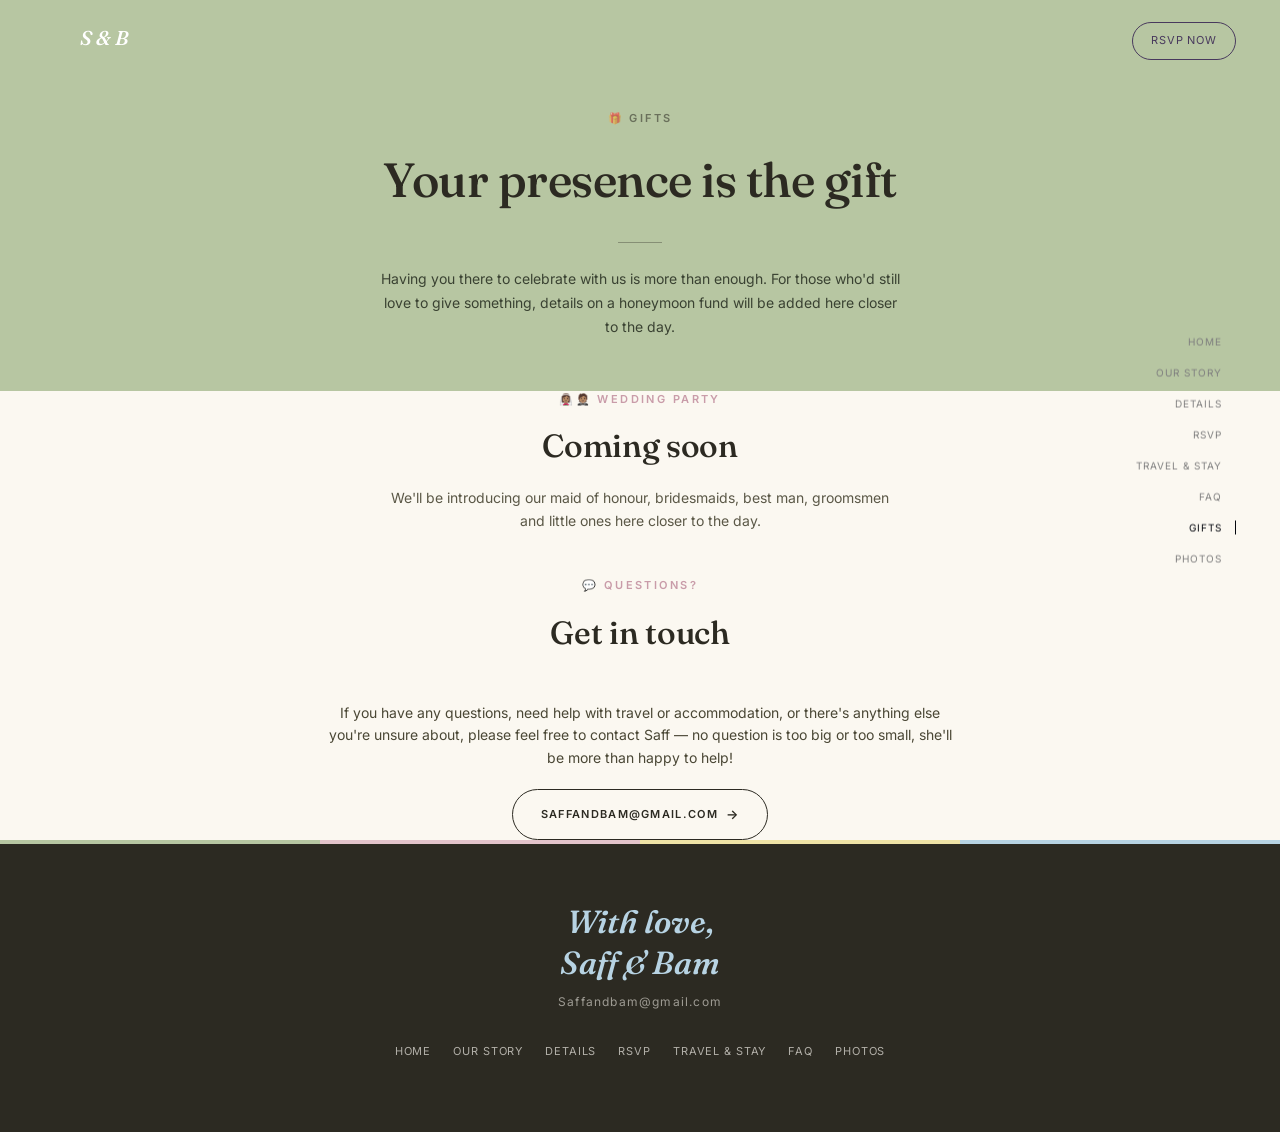
<file: gifts.html>
<!DOCTYPE html>
<html lang="en">
<head>
<meta charset="UTF-8">
<meta name="viewport" content="width=device-width, initial-scale=1.0">
<title>Gifts — Saff &amp; Bam</title>
<link rel="stylesheet" href="styles.css">
</head>
<body>

<nav class="site-nav">
  <a href="index.html" class="brand">S &amp; B</a>
</nav>
<a href="rsvp.html" class="nav-rsvp">RSVP Now</a>
<nav class="persistent-nav">
  <a href="index.html">Home</a>
  <a href="our-story.html">Our Story</a>
  <a href="details.html">Details</a>
  <a href="rsvp.html">RSVP</a>
  <a href="travel-stay.html">Travel &amp; Stay</a>
  <a href="faq.html">FAQ</a>
  <a href="gifts.html" class="active">Gifts</a>
  <a href="photos.html">Photos</a>
</nav>

<header class="page-header">
  <div class="eyebrow">🎁 Gifts</div>
  <h1>Your presence is the gift</h1>
  <div class="divider"></div>
  <p class="lead">Having you there to celebrate with us is more than enough. For those who'd still love to give something, details on a honeymoon fund will be added here closer to the day.</p>
</header>

<section class="wrap-narrow" style="text-align:center;">
  <div class="section-head">
    <div class="eyebrow">👰🏽‍♀️🤵🏽 Wedding party</div>
    <h2>Coming soon</h2>
    <p class="lead">We'll be introducing our maid of honour, bridesmaids, best man, groomsmen and little ones here closer to the day.</p>
  </div>
</section>

<section class="wrap-narrow" style="text-align:center;">
  <div class="section-head">
    <div class="eyebrow">💬 Questions?</div>
    <h2>Get in touch</h2>
  </div>
  <p style="font-size:14px;color:#4a4735;">If you have any questions, need help with travel or accommodation, or there's anything else you're unsure about, please feel free to contact Saff — no question is too big or too small, she'll be more than happy to help!</p>
  <a class="btn btn-primary" href="mailto:Saffandbam@gmail.com" style="margin-top:20px;">Saffandbam@gmail.com</a>
</section>

<footer>
  <div class="script">With love,</div>
  <div class="script" style="margin-top:4px;">Saff &amp; Bam</div>
  <div class="tag">Saffandbam@gmail.com</div>
  <nav class="foot-nav">
    <a href="index.html">Home</a><a href="our-story.html">Our Story</a><a href="details.html">Details</a>
    <a href="rsvp.html">RSVP</a><a href="travel-stay.html">Travel &amp; Stay</a><a href="faq.html">FAQ</a><a href="photos.html">Photos</a>
  </nav>
</footer>

</body>
</html>
</file>
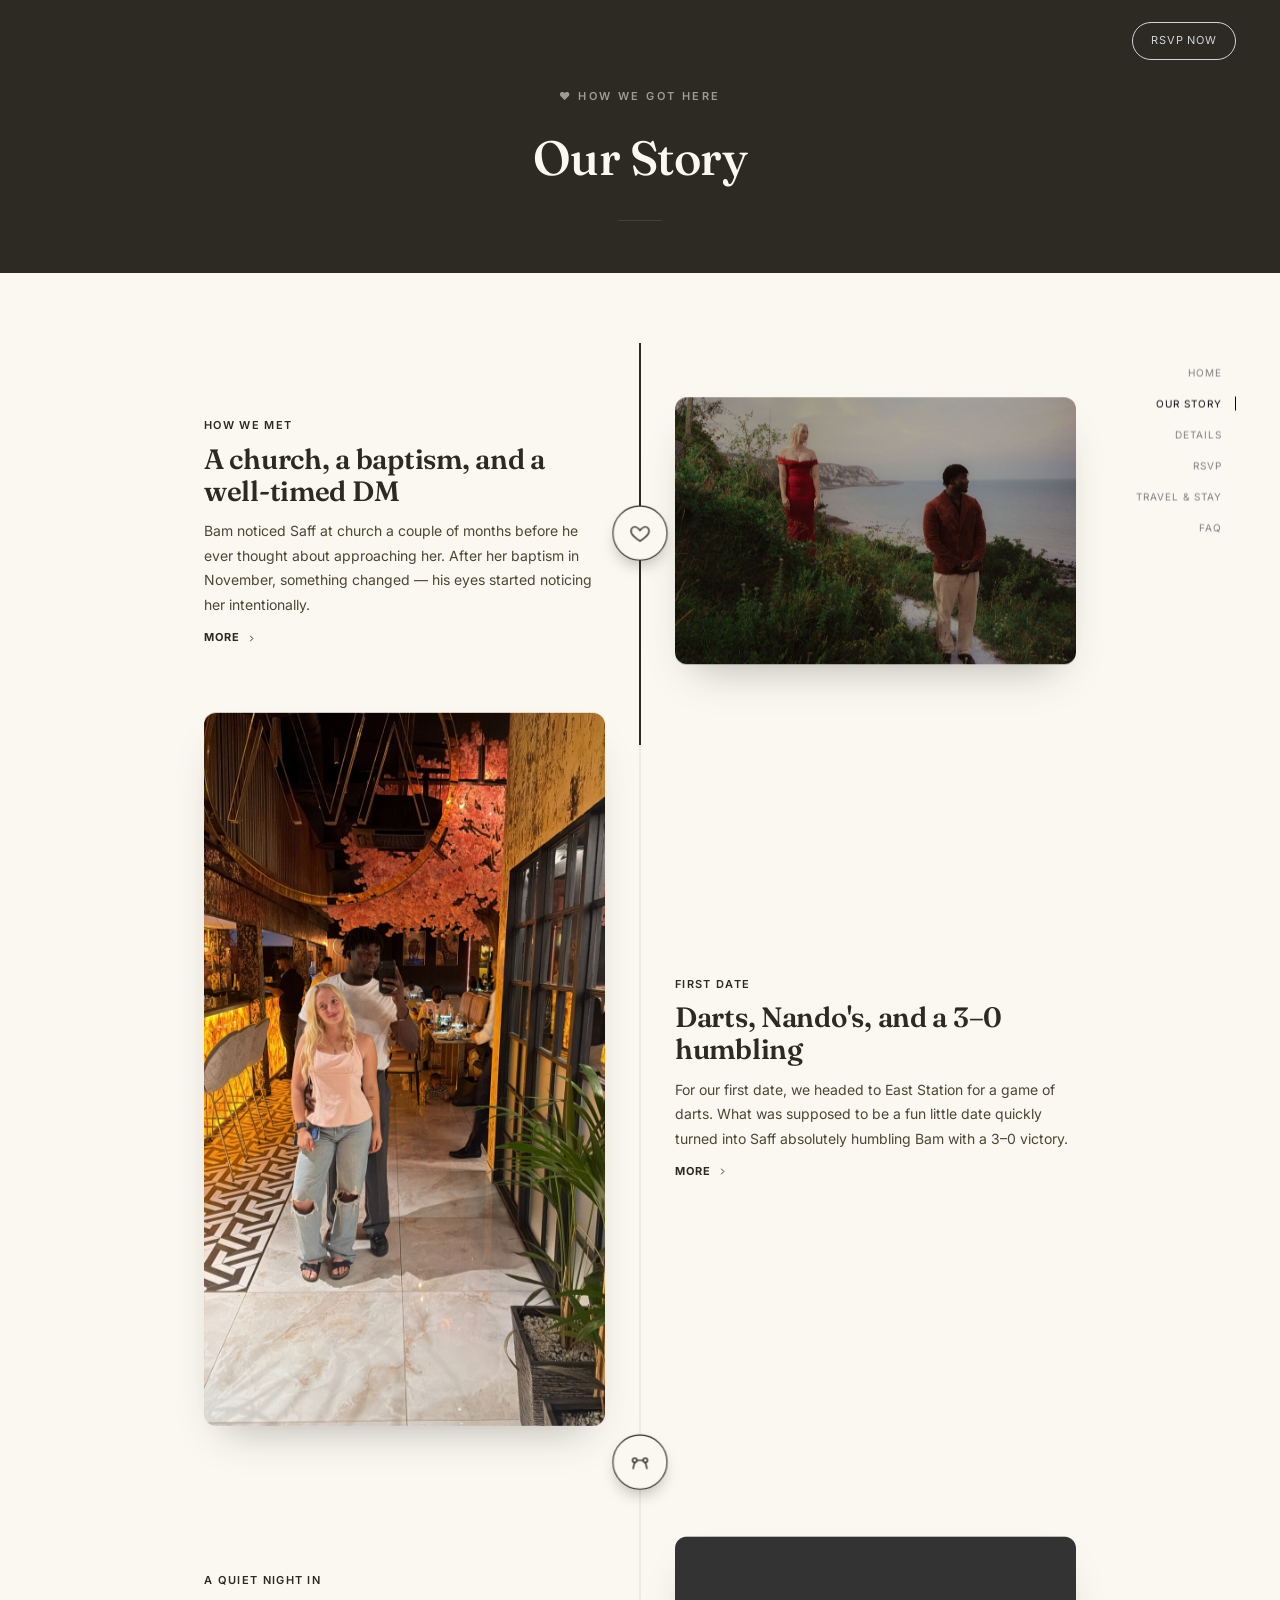
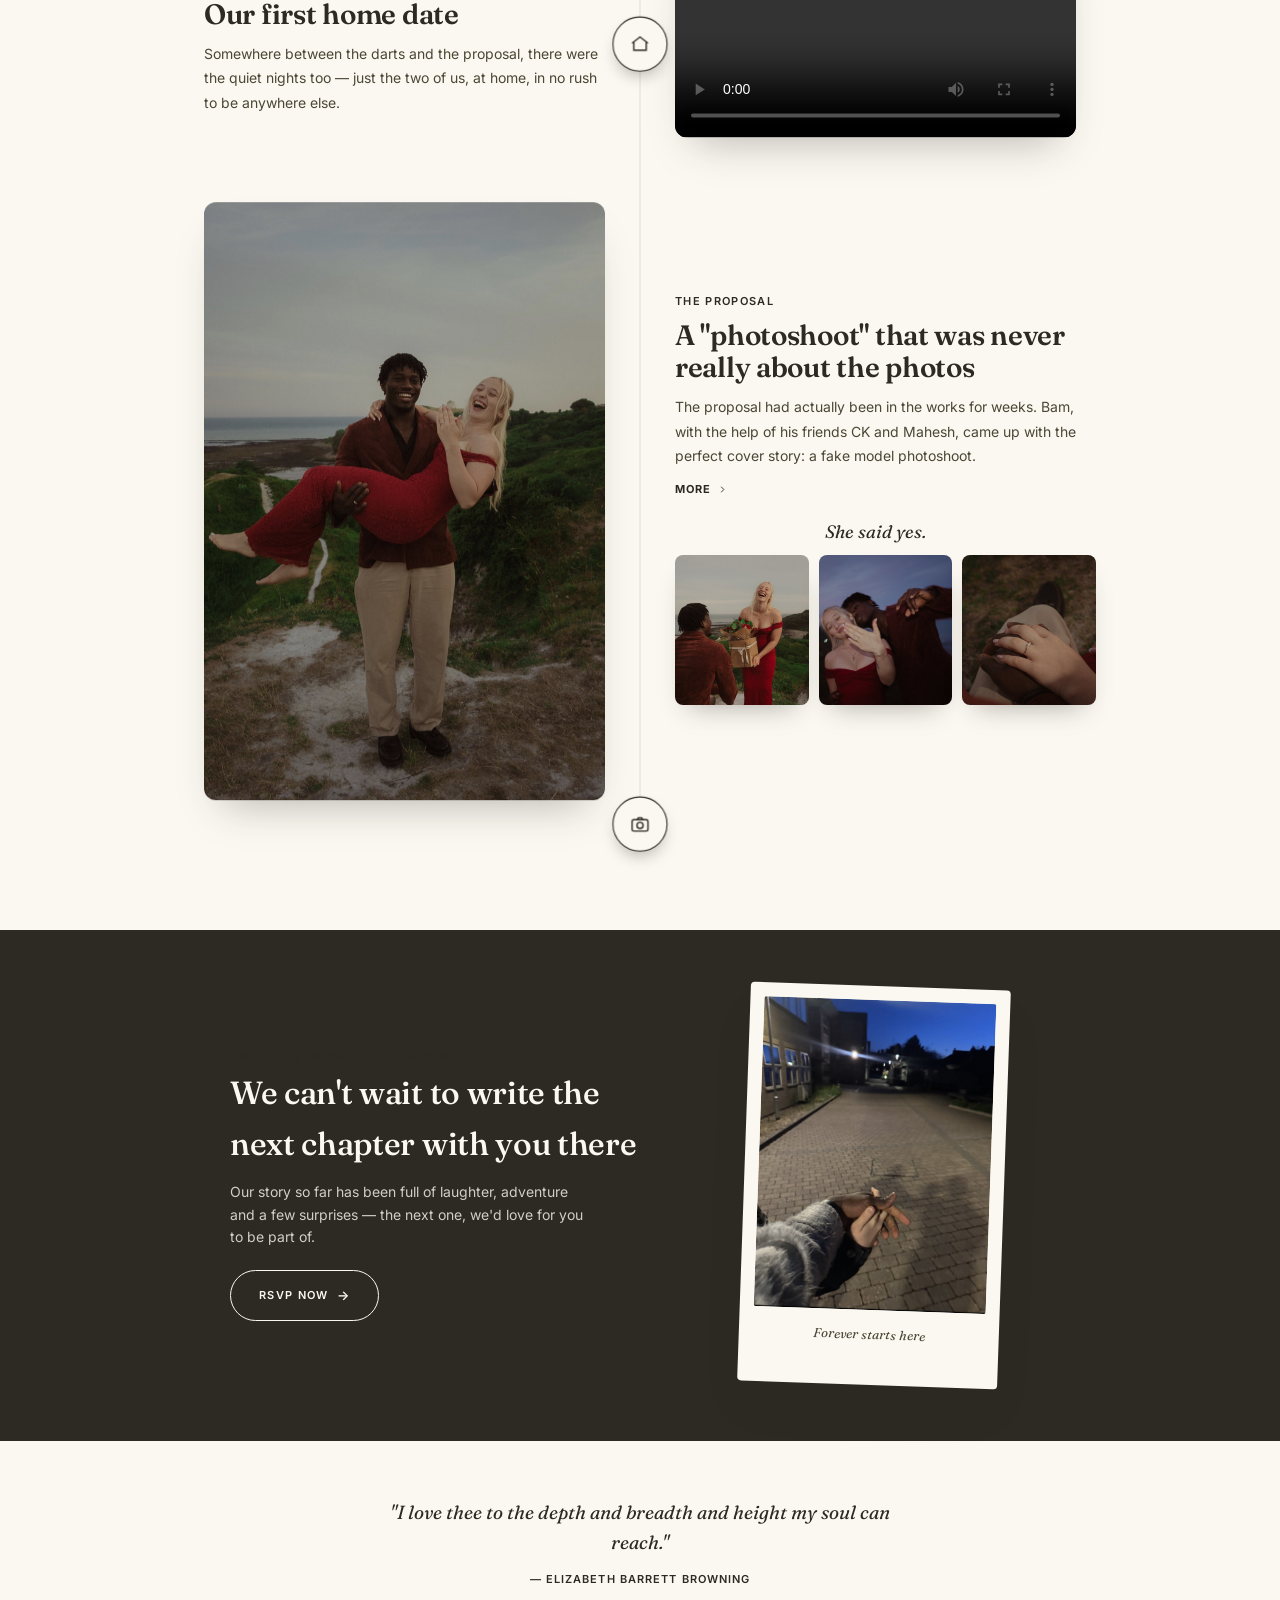
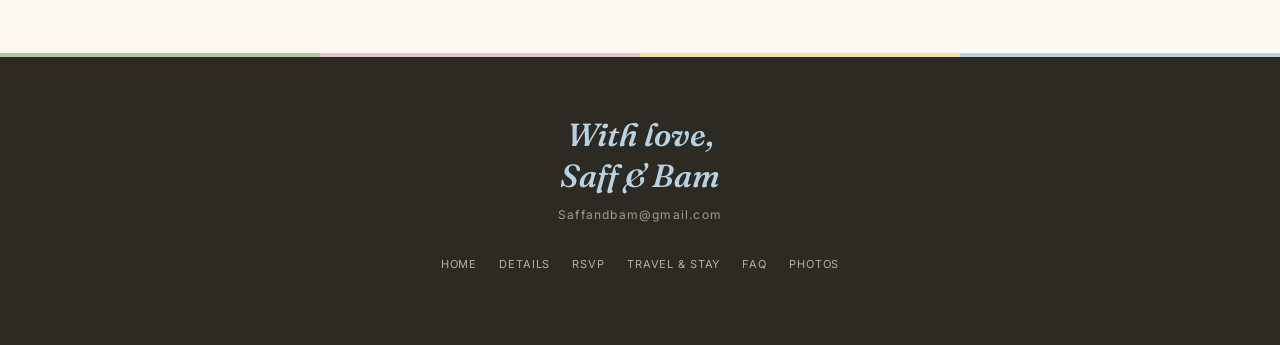
<file: our-story.html>
<!DOCTYPE html>
<html lang="en">
<head>
<meta charset="UTF-8">
<meta name="viewport" content="width=device-width, initial-scale=1.0">
<title>Our Story — Saff &amp; Bam</title>
<link rel="stylesheet" href="styles.css">
<style>
  .page-header{ background:var(--ink); padding:88px 24px 0; }
  .page-header .eyebrow{ color:var(--paper); opacity:.55; }
  .page-header h1{ color:var(--paper); }
  .page-header .divider{ background:rgba(251,248,241,.3); }
  .page-header::after{ height:28px; }

  /* ---------- TIMELINE ---------- */
  .timeline{ position:relative; max-width:920px; margin:0 auto; padding:70px 24px 30px; perspective:900px; }
  .timeline::before{
    content:""; position:absolute; left:50%; top:70px; bottom:30px; width:1px;
    background:var(--line); transform:translateX(-50%); display:none;
  }
  .timeline-progress{
    position:absolute; left:50%; top:70px; width:2px; height:0; background:var(--ink);
    transform:translateX(-50%); display:none; transition:height .12s linear; z-index:1;
  }
  @media (min-width:800px){
    .timeline::before{ display:block; }
    .timeline-progress{ display:block; }
  }

  .t-row{ position:relative; display:grid; gap:24px; margin-top:56px; align-items:center; }
  .t-row:first-child{ margin-top:0; }
  @media (min-width:800px){ .t-row{ grid-template-columns:1fr 70px 1fr; gap:0; } }

  .t-marker{
    display:none; position:relative; z-index:2; width:52px; height:52px; border-radius:50%;
    background:var(--paper); border:1px solid var(--ink); margin:0 auto;
    align-items:center; justify-content:center; color:var(--ink);
    opacity:.4; transform:translateZ(-30px) scale(.85); transform-style:preserve-3d;
    transition:transform .5s cubic-bezier(.2,.8,.2,1), opacity .5s;
  }
  @media (min-width:800px){ .t-marker{ display:flex; } }
  .t-marker.in-view{ opacity:1; transform:translateZ(24px) scale(1.06); box-shadow:0 8px 16px -6px rgba(44,42,34,.4); }
  .t-marker svg{ width:20px; height:20px; }

  .t-text{ text-align:left; }
  .t-photo{ }
  .t-photo img, .t-photo video{ width:100%; border-radius:12px; box-shadow:0 22px 40px -20px rgba(44,42,34,.35); display:block; will-change:transform; }

  /* ---------- SCROLL REVEAL (matches home page) ---------- */
  .reveal{ opacity:0; transform:translateY(28px); transition:opacity .8s ease, transform .8s cubic-bezier(.2,.7,.2,1); }
  .reveal.visible{ opacity:1; transform:none; }
  @media (prefers-reduced-motion: reduce){
    .reveal{ opacity:1; transform:none; transition:none; }
    .t-marker{ opacity:1; transform:none; transition:none; }
  }

  .t-eyebrow{ font-size:11px; letter-spacing:.12em; text-transform:uppercase; color:var(--ink); font-weight:600; }
  .t-heading{ font-family:'Fraunces',serif; font-weight:600; font-size:clamp(22px,3.2vw,28px); margin-top:8px; line-height:1.15; }
  .t-excerpt{ margin-top:12px; font-size:14px; color:#4a4735; line-height:1.75; }
  .t-full{ margin-top:10px; font-size:14px; color:#4a4735; line-height:1.75; }
  .t-full p + p{ margin-top:12px; }
  .t-toggle{
    display:inline-flex; align-items:center; gap:6px; margin-top:12px; background:none; border:none; cursor:pointer;
    font-size:11px; letter-spacing:.1em; text-transform:uppercase; color:var(--ink); font-weight:700; padding:0;
  }
  .t-toggle svg{ width:11px; height:11px; transition:transform .25s; }
  details[open] .t-toggle svg{ transform:rotate(90deg); }
  details summary{ list-style:none; cursor:pointer; }
  details summary::-webkit-details-marker{ display:none; }
  details[open] .t-toggle .t-toggle-label::after{ content:"less"; }
  .t-toggle-label::after{ content:"more"; }

  @media (min-width:800px){
    .t-row.flip .t-text{ grid-column:3; }
    .t-row.flip .t-photo{ grid-column:1; grid-row:1; }
    .t-row.flip .t-marker{ grid-column:2; }
    .t-row:not(.flip) .t-text{ grid-column:1; }
    .t-row:not(.flip) .t-photo{ grid-column:3; }
    .t-row:not(.flip) .t-marker{ grid-column:2; }
  }

  .t-quote{ text-align:center; margin-top:18px; font-family:'Fraunces',serif; font-style:italic; color:var(--ink); font-size:18px; }

  .story-trio{ display:flex; gap:10px; margin-top:8px; }
  .story-trio img{
    width:33.33%; height:150px; object-fit:cover; border-radius:8px; box-shadow:0 14px 26px -14px rgba(44,42,34,.4);
    transition:transform .15s ease-out; cursor:pointer;
  }

  /* ---------- CLOSING CARD ---------- */
.story-cta{ background:var(--ink); padding:56px 24px; margin-top:50px; }
.story-cta h2, .story-cta .eyebrow{ color:var(--paper); }
.story-cta p{ color:rgba(251,248,241,.8); }
.story-cta .btn-primary{ border-color:var(--paper); color:var(--paper); }
.story-cta .btn-primary:hover{ background:var(--paper); color:var(--ink); }
  .story-cta-inner{ max-width:820px; margin:0 auto; display:grid; gap:36px; align-items:center; }
  @media (min-width:700px){ .story-cta-inner{ grid-template-columns:1.1fr .9fr; } }
  .story-cta h2{ font-size:clamp(24px,4vw,32px); }
.story-cta p{ margin-top:12px; font-size:14px; color:rgba(251,248,241,.8); max-width:360px; }
  .story-cta .btn{ margin-top:22px; }
  .polaroid{
    background:var(--paper); padding:14px 14px 40px; border-radius:4px; max-width:260px; margin:0 auto;
    box-shadow:0 26px 46px -20px rgba(44,42,34,.4); transform:rotate(2deg);
  }
  .polaroid img{ width:100%; border-radius:2px; display:block; }
  .polaroid .cap{ text-align:center; margin-top:14px; font-family:'Fraunces',serif; font-style:italic; font-size:13px; color:#4a4735; }

  .story-quote-block{ text-align:center; padding:56px 24px 64px; }
  .story-quote-block p{ max-width:520px; margin:0 auto; font-family:'Fraunces',serif; font-style:italic; font-size:19px; color:var(--ink); line-height:1.6; }
  .story-quote-block .attr{ margin-top:14px; font-size:11px; letter-spacing:.1em; text-transform:uppercase; color:var(--ink); font-family:'Inter',sans-serif; font-weight:600; }
</style>
</head>
<body>

<a href="rsvp.html" class="nav-rsvp">RSVP Now</a>
<nav class="persistent-nav">
  <a href="index.html">Home</a>
  <a href="our-story.html" class="active">Our Story</a>
  <a href="details.html">Details</a>
  <a href="rsvp.html">RSVP</a>
  <a href="travel-stay.html">Travel &amp; Stay</a>
  <a href="faq.html">FAQ</a>
</nav>

<button class="nav-toggle" aria-label="Open menu" aria-expanded="false">
  <span class="bar"></span>
</button>
<nav class="nav-drawer">
  <a href="index.html">Home</a>
  <a href="our-story.html" class="active">Our Story</a>
  <a href="details.html">Details</a>
  <a href="rsvp.html">RSVP</a>
  <a href="travel-stay.html">Travel &amp; Stay</a>
  <a href="faq.html">FAQ</a>
  <a href="rsvp.html" class="nav-drawer-rsvp">RSVP Now</a>
</nav>

<header class="page-header">
  <div class="eyebrow">❤ How we got here</div>
  <h1>Our Story</h1>
  <div class="divider"></div>
</header>

<div class="timeline" id="timeline">
  <div class="timeline-progress" id="timelineProgress"></div>

  <div class="t-row reveal">
    <div class="t-text">
      <div class="t-eyebrow">How we met</div>
      <h3 class="t-heading">A church, a baptism, and a well-timed DM</h3>
      <p class="t-excerpt">Bam noticed Saff at church a couple of months before he ever thought about approaching her. After her baptism in November, something changed — his eyes started noticing her intentionally.</p>
      <details>
        <summary class="t-toggle"><span class="t-toggle-label"></span><svg viewBox="0 0 24 24" fill="none" stroke="currentColor" stroke-width="2"><path d="M9 6l6 6-6 6"/></svg></summary>
        <div class="t-full">
          <p>Still, he held back. He wanted to see if she was genuinely going to become part of the church family or if she was simply passing through, so around January he gave himself a little marker and watched to see how consistent she would be.</p>
          <p>As the weeks went by, it became clear that Saff wasn't just someone who would breeze in and out — she was actually there to stay and become part of the family. After another couple of weeks of thinking about how he was going to approach her, he finally decided to make his move — through an Instagram DM congratulating her on her baptism. And, as they say, the rest is history.</p>
        </div>
      </details>
    </div>
    <div class="t-marker"><svg viewBox="0 0 24 24" fill="none" stroke="currentColor" stroke-width="1.6"><path d="M12 21s-7-4.35-9.5-8.5C.7 8.9 2.5 5 6 5c2 0 3.5 1.2 6 4 2.5-2.8 4-4 6-4 3.5 0 5.3 3.9 3.5 7.5C19 16.65 12 21 12 21z"/></svg></div>
    <div class="t-photo"><img src="images/lookback.jpg" alt="Saff and Bam"></div>
  </div>

  <div class="t-row flip reveal">
    <div class="t-text">
      <div class="t-eyebrow">First date</div>
      <h3 class="t-heading">Darts, Nando's, and a 3–0 humbling</h3>
      <p class="t-excerpt">For our first date, we headed to East Station for a game of darts. What was supposed to be a fun little date quickly turned into Saff absolutely humbling Bam with a 3–0 victory.</p>
      <details>
        <summary class="t-toggle"><span class="t-toggle-label"></span><svg viewBox="0 0 24 24" fill="none" stroke="currentColor" stroke-width="2"><path d="M9 6l6 6-6 6"/></svg></summary>
        <div class="t-full">
          <p>Of course, Bam maintains that he might have intentionally let her win… but that story has never been independently verified.</p>
          <p>After the darts, we headed to Nando's for some food and, most importantly, more time together. It was simple, fun, and a pretty good start to what would become something much bigger.</p>
        </div>
      </details>
    </div>
    <div class="t-marker"><svg viewBox="0 0 24 24" fill="none" stroke="currentColor" stroke-width="1.6"><circle cx="6" cy="10" r="2.5"/><circle cx="18" cy="10" r="2.5"/><path d="M4 20l2-8m14 8l-2-8M8.5 10h7"/></svg></div>
    <div class="t-photo"><img src="images/story-restaurant.jpg" alt="Saff and Bam out together"></div>
  </div>

  <div class="t-row reveal">
    <div class="t-text">
      <div class="t-eyebrow">A quiet night in</div>
      <h3 class="t-heading">Our first home date</h3>
      <p class="t-excerpt">Somewhere between the darts and the proposal, there were the quiet nights too — just the two of us, at home, in no rush to be anywhere else.</p>
    </div>
    <div class="t-marker"><svg viewBox="0 0 24 24" fill="none" stroke="currentColor" stroke-width="1.6"><path d="M3 11l9-7 9 7"/><path d="M5 10v9h14v-9"/></svg></div>
    <div class="t-photo">
      <video src="images/home-date.mp4" controls playsinline preload="metadata" style="width:100%;border-radius:12px;box-shadow:0 22px 40px -20px rgba(44,42,34,.35);display:block;"></video>
    </div>
  </div>

  <div class="t-row flip reveal">
    <div class="t-text">
      <div class="t-eyebrow">The proposal</div>
      <h3 class="t-heading">A "photoshoot" that was never really about the photos</h3>
      <p class="t-excerpt">The proposal had actually been in the works for weeks. Bam, with the help of his friends CK and Mahesh, came up with the perfect cover story: a fake model photoshoot.</p>
      <details>
        <summary class="t-toggle"><span class="t-toggle-label"></span><svg viewBox="0 0 24 24" fill="none" stroke="currentColor" stroke-width="2"><path d="M9 6l6 6-6 6"/></svg></summary>
        <div class="t-full">
          <p>Saff was told about the photoshoot, agreed to it, and had absolutely no idea what was really being planned behind the scenes. For weeks, the plan was carefully put together — making sure the right people were involved, keeping everything secret, and making sure every little detail was in place.</p>
          <p>Then, in the week of the proposal, everything nearly fell apart. Saff became unwell and was getting close to cancelling the photoshoot altogether. But despite not feeling her best, she pushed herself to make it happen.</p>
          <p>Little did she know, she wasn't just turning up for a photoshoot — she was walking into a moment that had been carefully planned for weeks. And what she thought was going to be an ordinary day in front of the camera became the moment Bam asked her to spend the rest of her life with him.</p>
        </div>
      </details>
      <div class="t-quote">She said yes.</div>
      <div class="story-trio">
        <img src="images/story-yes-flowers.jpg" alt="Saff laughing, holding the flowers Bam gave her">
        <img src="images/story-yes-holding.jpg" alt="A close moment right after the proposal">
        <img src="images/story-yes-ring.jpg" alt="Saff and Bam holding hands, her ring visible">
      </div>
    </div>
    <div class="t-marker"><svg viewBox="0 0 24 24" fill="none" stroke="currentColor" stroke-width="1.6"><rect x="3" y="7" width="18" height="13" rx="2"/><circle cx="12" cy="13.5" r="3.5"/><path d="M9 7l1-2h4l1 2"/></svg></div>
    <div class="t-photo"><img src="images/carry-laugh.jpg" alt="Saff and Bam laughing together"></div>
  </div>

</div>

<section class="story-cta reveal">
  <div class="story-cta-inner">
    <div>
      <div class="eyebrow" style="text-align:left; color:var(--ink); opacity:.55;">And this is only the beginning</div>
      <h2>We can't wait to write the next chapter with you there</h2>
      <p>Our story so far has been full of laughter, adventure and a few surprises — the next one, we'd love for you to be part of.</p>
      <a href="rsvp.html" class="btn btn-primary">RSVP Now</a>
    </div>
    <div class="polaroid">
      <img src="images/story-proposal-hand.jpg" alt="Saff and Bam">
      <div class="cap">Forever starts here</div>
    </div>
  </div>
</section>

<section class="story-quote-block reveal">
  <p>"I love thee to the depth and breadth and height my soul can reach."</p>
  <div class="attr">— Elizabeth Barrett Browning</div>
</section>

<footer>
  <div class="script">With love,</div>
  <div class="script" style="margin-top:4px;">Saff &amp; Bam</div>
  <div class="tag">Saffandbam@gmail.com</div>
  <nav class="foot-nav">
    <a href="index.html">Home</a><a href="details.html">Details</a><a href="rsvp.html">RSVP</a>
    <a href="travel-stay.html">Travel &amp; Stay</a><a href="faq.html">FAQ</a><a href="photos.html">Photos</a>
  </nav>
</footer>

<script src="nav.js" defer></script>
<script>
(function(){
  "use strict";
  var reduceMotion = window.matchMedia('(prefers-reduced-motion: reduce)').matches;
  var isDesktop = window.matchMedia('(min-width:800px)').matches;

  /* ---- fade-up scroll reveals ---- */
  var revealEls = document.querySelectorAll('.reveal');
  if ('IntersectionObserver' in window){
    var revealIO = new IntersectionObserver(function(entries){
      entries.forEach(function(e){
        if (e.isIntersecting){ e.target.classList.add('visible'); revealIO.unobserve(e.target); }
      });
    }, {threshold:.15, rootMargin:'0px 0px -40px 0px'});
    revealEls.forEach(function(el){ revealIO.observe(el); });
  } else {
    revealEls.forEach(function(el){ el.classList.add('visible'); });
  }

  /* ---- timeline marker depth-pop, matches the Details page treatment ---- */
  var markers = document.querySelectorAll('.t-marker');
  if ('IntersectionObserver' in window && !reduceMotion){
    var markerIO = new IntersectionObserver(function(entries){
      entries.forEach(function(e){
        if (e.isIntersecting){ e.target.classList.add('in-view'); }
      });
    }, {threshold:.5});
    markers.forEach(function(m){ markerIO.observe(m); });
  } else {
    markers.forEach(function(m){ m.classList.add('in-view'); });
  }

  /* ---- self-drawing timeline progress line ---- */
  var timeline = document.getElementById('timeline');
  var progress = document.getElementById('timelineProgress');
  if (timeline && progress && !reduceMotion){
    function updateTimelineProgress(){
      var rect = timeline.getBoundingClientRect();
      var vh = window.innerHeight || document.documentElement.clientHeight;
      var total = rect.height;
      var visible = vh * 0.75 - rect.top;
      var pct = Math.max(0, Math.min(1, visible / total));
      progress.style.height = (pct * 100) + '%';
    }
    window.addEventListener('scroll', updateTimelineProgress, {passive:true});
    window.addEventListener('resize', updateTimelineProgress);
    updateTimelineProgress();
  } else if (progress){
    progress.style.height = '100%';
  }

  /* ---- layered photo parallax: desktop only ---- */
  if (!reduceMotion && isDesktop){
    var photos = document.querySelectorAll('.t-photo img, .t-photo video');
    var ticking = false;
    function onScroll(){
      if (!ticking){
        window.requestAnimationFrame(function(){
          var vh = window.innerHeight || document.documentElement.clientHeight;
          photos.forEach(function(el){
            var r = el.getBoundingClientRect();
            if (r.top < vh && r.bottom > 0){
              var progress = (vh - r.top) / (vh + r.height);
              var shift = (progress - 0.5) * 26;
              el.style.transform = 'translateY(' + shift + 'px)';
            }
          });
          ticking = false;
        });
        ticking = true;
      }
    }
    window.addEventListener('scroll', onScroll, {passive:true});
    onScroll();
  }

  /* ---- tilt-on-hover for the proposal photo trio ---- */
  var trioImgs = document.querySelectorAll('.story-trio img');
  trioImgs.forEach(function(img){
    img.addEventListener('mousemove', function(e){
      var r = img.getBoundingClientRect();
      var x = (e.clientX - r.left) / r.width - .5;
      var y = (e.clientY - r.top) / r.height - .5;
      img.style.transform = 'perspective(500px) rotateY(' + (x*18) + 'deg) rotateX(' + (-y*18) + 'deg) scale(1.03)';
    });
    img.addEventListener('mouseleave', function(){ img.style.transform = 'perspective(500px) rotateY(0) rotateX(0) scale(1)'; });
  });
})();
</script>
</body>
</html>
</file>
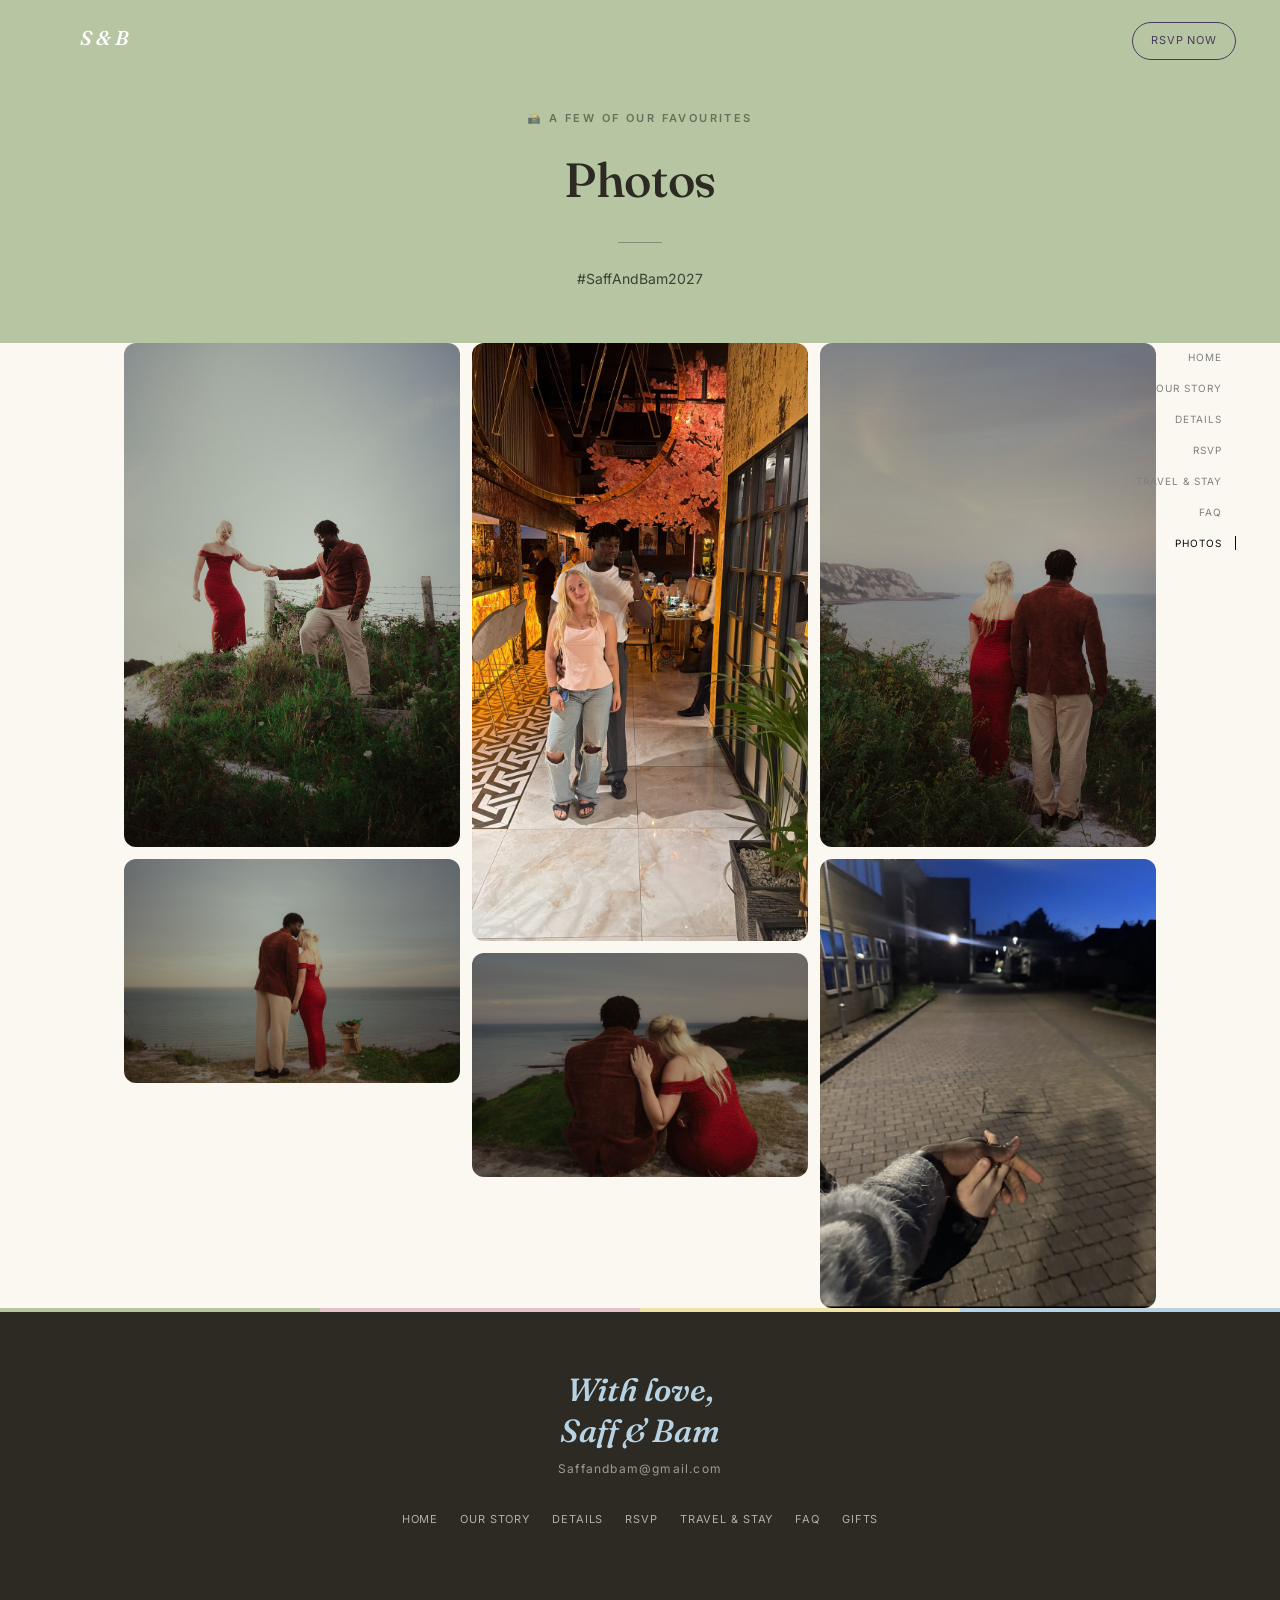
<file: photos.html>
<!DOCTYPE html>
<html lang="en">
<head>
<meta charset="UTF-8">
<meta name="viewport" content="width=device-width, initial-scale=1.0">
<title>Photos — Saff &amp; Bam</title>
<link rel="stylesheet" href="styles.css">
</head>
<body>

<nav class="site-nav">
  <a href="index.html" class="brand">S &amp; B</a>
</nav>
<a href="rsvp.html" class="nav-rsvp">RSVP Now</a>
<nav class="persistent-nav">
  <a href="index.html">Home</a>
  <a href="our-story.html">Our Story</a>
  <a href="details.html">Details</a>
  <a href="rsvp.html">RSVP</a>
  <a href="travel-stay.html">Travel &amp; Stay</a>
  <a href="faq.html">FAQ</a>
  <a href="photos.html" class="active">Photos</a>
</nav>

<header class="page-header">
  <div class="eyebrow">📸 A few of our favourites</div>
  <h1>Photos</h1>
  <div class="divider"></div>
  <p class="lead">#SaffAndBam2027</p>
</header>

<section class="wrap">
  <div class="gallery">
    <img src="images/hero-3.jpg" alt="Saff and Bam">
    <img src="images/hero-1.jpg" alt="Saff and Bam">
    <img src="images/story-restaurant.jpg" alt="Saff and Bam">
    <img src="images/hero-2.jpg" alt="Saff and Bam">
    <img src="images/hero-4.jpg" alt="Saff and Bam">
    <img src="images/story-proposal-hand.jpg" alt="The proposal">
  </div>
</section>

<footer>
  <div class="script">With love,</div>
  <div class="script" style="margin-top:4px;">Saff &amp; Bam</div>
  <div class="tag">Saffandbam@gmail.com</div>
  <nav class="foot-nav">
    <a href="index.html">Home</a><a href="our-story.html">Our Story</a><a href="details.html">Details</a>
    <a href="rsvp.html">RSVP</a><a href="travel-stay.html">Travel &amp; Stay</a><a href="faq.html">FAQ</a><a href="gifts.html">Gifts</a>
  </nav>
</footer>

</body>
</html>
</file>
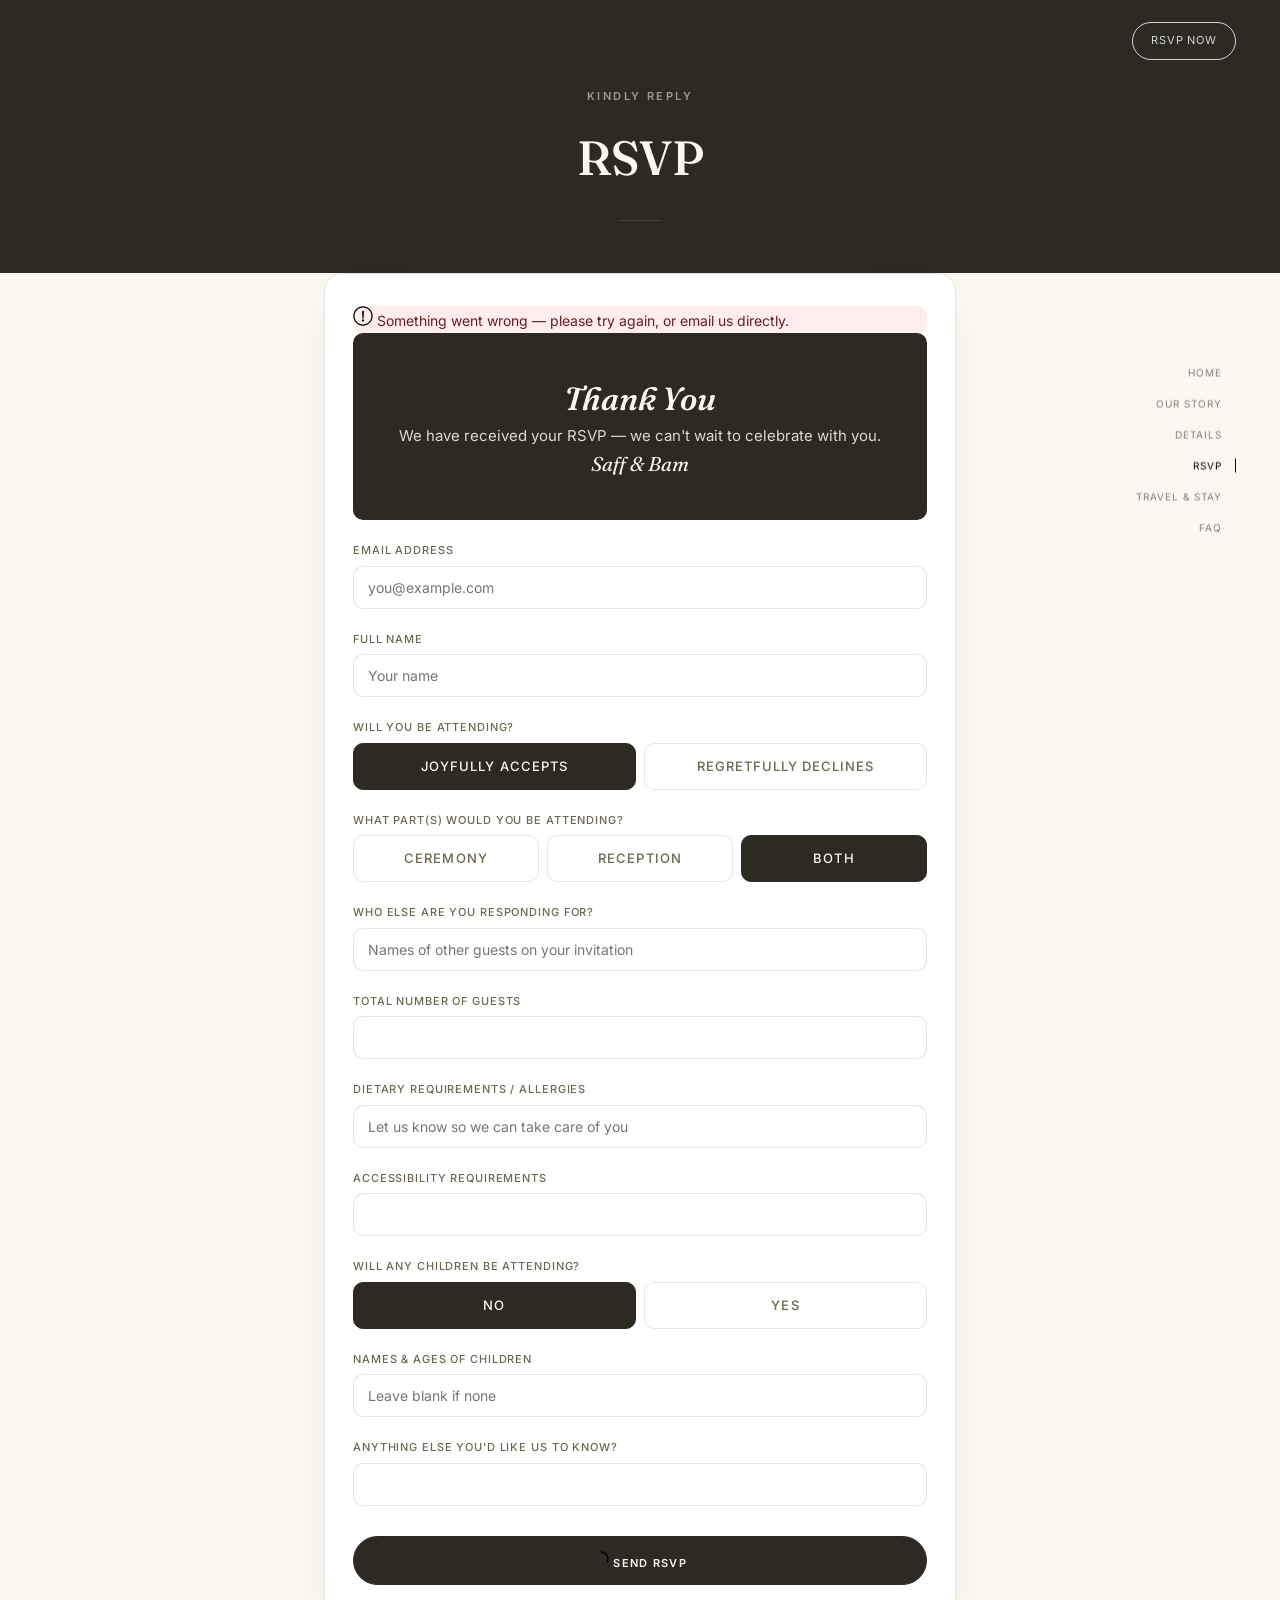
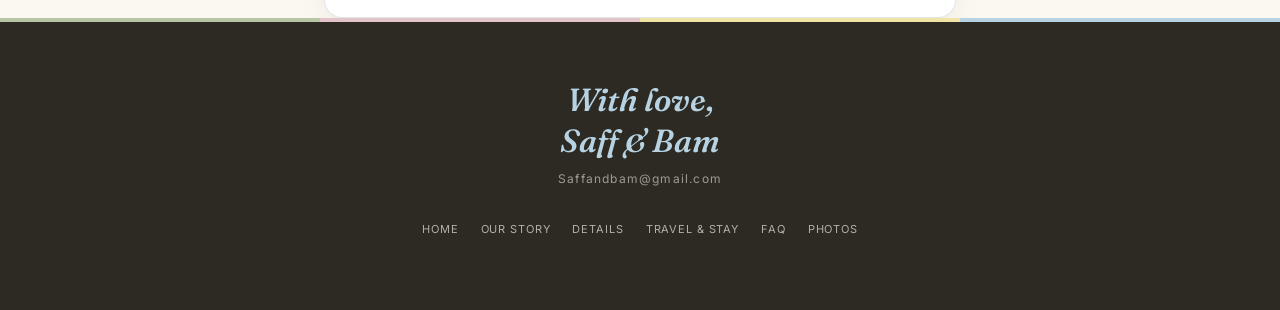
<file: rsvp.html>
<!DOCTYPE html>
<html lang="en">
<head>
<meta charset="UTF-8">
<meta name="viewport" content="width=device-width, initial-scale=1.0">
<title>RSVP — Saff &amp; Bam</title>
<link rel="stylesheet" href="styles.css">

<!-- Brevo required stylesheet (kept minimal — most look/feel now comes from styles.css) -->
<link rel="stylesheet" href="https://sibforms.com/forms/end-form/build/sib-styles.css">

<style>
  .page-header{ background:var(--ink); padding:88px 24px 0; }
  .page-header .eyebrow{ color:var(--paper); opacity:.55; }
  .page-header h1{ color:var(--paper); }
  .page-header .divider{ background:rgba(251,248,241,.3); }
  .page-header::after{ height:28px; }
  .wrap-narrow{ padding-top:0 !important; }

  /* ---- Brevo form re-themed to match the site's real design system ---- */
  .sib-form{ text-align:left !important; background-color:transparent !important; padding:0 !important; }
  #sib-form-container{ padding:0 !important; }
  #sib-container{
    max-width:none !important; background-color:transparent !important;
    border:none !important; border-radius:0 !important; padding:0 !important;
    font-family:'Inter', sans-serif !important;
  }
  #sib-form .sib-form-block p{
    font-family:'Fraunces', serif !important; font-weight:560 !important;
    font-size:28px !important; color:var(--ink) !important; margin:0 0 10px !important;
  }
  #sib-form .sib-form-block{ padding:0 !important; margin-top:22px; }
  #sib-form .sib-form-block:first-child{ margin-top:0; }

  /* text-field label/input — matches .field exactly */
  #sib-form .entry__label{
    display:block; font-family:'Inter', sans-serif !important; font-size:11px !important;
    letter-spacing:.08em; text-transform:uppercase; color:#6b6752 !important; font-weight:500 !important;
    margin-bottom:6px;
  }
  #sib-form .input,
  #sib-form textarea{
    width:100%; box-sizing:border-box; border:1px solid var(--line) !important; background:#fff;
    border-radius:10px; padding:12px 14px; font-family:'Inter', sans-serif; font-size:14px; color:var(--ink);
    box-shadow:none !important; outline:none;
  }
  #sib-form .input:focus-visible{ outline:2px solid var(--rosewater-deep); outline-offset:1px; }
  #sib-form .entry__label::after{ content:none !important; }

  /* toggle-style radio groups — matches .attend-toggle exactly */
  .attend-toggle{ display:flex; gap:8px; margin-top:2px; }
  .attend-toggle input{ position:absolute; opacity:0; width:1px; height:1px; }
  .attend-toggle label{
    flex:1; text-align:center; padding:12px 6px; border-radius:10px; border:1px solid var(--line);
    font-size:13px; font-family:'Inter', sans-serif; cursor:pointer; font-weight:500;
    transition:background .25s, color .25s; margin:0;
  }
  .attend-toggle input:checked + label{ background:var(--ink); color:var(--paper); border-color:var(--ink); }

  #sib-form .sib-form-block__button{
    font-family:'Inter', sans-serif !important; font-size:11px !important; letter-spacing:.12em !important;
    text-transform:uppercase !important; font-weight:600 !important; color:var(--paper) !important;
    background-color:var(--ink) !important; border:1px solid var(--ink) !important; border-radius:999px !important;
    padding:14px 28px !important; width:100%; cursor:pointer; margin-top:8px;
    transition:transform .25s var(--ease), opacity .25s;
  }
  #sib-form .sib-form-block__button:hover{ transform:translateY(-2px); }

  #error-message, #success-message{
    font-family:'Inter', sans-serif !important; border-radius:10px !important; max-width:none !important;
  }
  #success-message{ text-align:center; padding:40px 24px !important; background-color:var(--ink) !important; border-color:var(--ink) !important; }
    #success-message .rsvp-success-title{
    font-family:'Fraunces', serif; font-style:italic; font-weight:560; font-size:32px;
    color:var(--paper); margin:0 0 14px;
  }
  #success-message .rsvp-success-body{
    font-family:'Inter', sans-serif; font-size:15px; color:rgba(251,248,241,.85);
    line-height:1.6; margin:0 0 18px; max-width:380px; margin-left:auto; margin-right:auto;
  }
  #success-message .rsvp-success-sign{
    font-family:'Fraunces', serif; font-style:italic; font-size:20px; color:var(--paper); margin:0;
    #success-message .sib-form-message-panel__text{
  display:block !important;
}
  }
  #success-message .sib-form-message-panel__inner-text{ display:none; }
</style>
</head>
<body>

<a href="rsvp.html" class="nav-rsvp">RSVP Now</a>
<nav class="persistent-nav">
  <a href="index.html">Home</a>
  <a href="our-story.html">Our Story</a>
  <a href="details.html">Details</a>
  <a href="rsvp.html" class="active">RSVP</a>
  <a href="travel-stay.html">Travel &amp; Stay</a>
  <a href="faq.html">FAQ</a>
</nav>

<button class="nav-toggle" aria-label="Open menu" aria-expanded="false">
  <span class="bar"></span>
</button>
<nav class="nav-drawer">
  <a href="index.html">Home</a>
  <a href="our-story.html">Our Story</a>
  <a href="details.html">Details</a>
  <a href="rsvp.html" class="active">RSVP</a>
  <a href="travel-stay.html">Travel &amp; Stay</a>
  <a href="faq.html">FAQ</a>
  <a href="rsvp.html" class="nav-drawer-rsvp">RSVP Now</a>
</nav>

<header class="page-header">
  <div class="eyebrow">Kindly reply</div>
  <h1>RSVP</h1>
  <div class="divider"></div>
</header>

<section class="wrap-narrow">
  <div class="card">

    <!-- Begin Brevo Form -->
    <div class="sib-form">
      <div id="sib-form-container" class="sib-form-container">

        <div id="error-message" class="sib-form-message-panel" style="font-size:14px; text-align:left; color:#661d1d; background-color:#ffeded; border-color:#ff4949;">
          <div class="sib-form-message-panel__text sib-form-message-panel__text--center">
            <svg viewBox="0 0 512 512" class="sib-icon sib-notification__icon" style="width:20px;height:20px;">
              <path d="M256 40c118.621 0 216 96.075 216 216 0 119.291-96.61 216-216 216-119.244 0-216-96.562-216-216 0-119.203 96.602-216 216-216m0-32C119.043 8 8 119.083 8 256c0 136.997 111.043 248 248 248s248-111.003 248-248C504 119.083 392.957 8 256 8zm-11.49 120h22.979c6.823 0 12.274 5.682 11.99 12.5l-7 168c-.268 6.428-5.556 11.5-11.99 11.5h-8.979c-6.433 0-11.722-5.073-11.99-11.5l-7-168c-.283-6.818 5.167-12.5 11.99-12.5zM256 340c-15.464 0-28 12.536-28 28s12.536 28 28 28 28-12.536 28-28-12.536-28-28-28z" />
            </svg>
            <span class="sib-form-message-panel__inner-text">Something went wrong — please try again, or email us directly.</span>
          </div>
        </div>

        <div id="success-message" class="sib-form-message-panel" style="font-size:14px; text-align:center; color:rgba(251,248,241,.85); background-color:#2c2a22; border-color:#2c2a22;">
  <div class="sib-form-message-panel__text sib-form-message-panel__text--center">
    <p style="margin:0;">
      <span class="rsvp-success-title">Thank You</span><br>
      <span class="rsvp-success-body">We have received your RSVP — we can't wait to celebrate with you.</span><br>
      <span class="rsvp-success-sign">Saff &amp; Bam</span>
    </p>
    <span class="sib-form-message-panel__inner-text">We have received your RSVP.</span>
  </div>
</div>

        <div id="sib-container" class="sib-container--large sib-container--vertical">
          <form id="sib-form" method="POST" action="https://ae28b46e.sibforms.com/v2/serve/[base64]" data-type="subscription">

            <!-- Real email address — required so Brevo can create the contact and send the confirmation -->
            <div class="sib-input sib-form-block">
              <div class="form__entry entry_block field">
                <label class="entry__label" for="EMAIL">Email address</label>
                <div class="entry__field">
                  <input class="input" type="email" id="EMAIL" name="EMAIL" autocomplete="off" placeholder="you@example.com" data-required="true" required />
                </div>
                <label class="entry__error entry__error--primary"></label>
              </div>
            </div>

            <!-- Full name -->
            <div class="sib-input sib-form-block">
              <div class="form__entry entry_block field">
                <label class="entry__label" for="FULL_NAME">Full Name</label>
                <div class="entry__field">
                  <input class="input" type="text" id="FULL_NAME" name="FULL_NAME" autocomplete="off" placeholder="Your name" required />
                </div>
                <label class="entry__error entry__error--primary"></label>
              </div>
            </div>

            <!-- Attending — toggle style -->
            <div class="sib-radiobutton-group sib-form-block" data-required="true">
              <div class="form__entry entry_mcq field">
                <label class="entry__label">Will you be attending?</label>
                <div class="attend-toggle">
                  <input type="radio" id="att-yes" name="ATTENDING" value="1" checked required>
                  <label for="att-yes">Joyfully Accepts</label>
                  <input type="radio" id="att-no" name="ATTENDING" value="2" required>
                  <label for="att-no">Regretfully Declines</label>
                </div>
                <label class="entry__error entry__error--primary"></label>
              </div>
            </div>

            <!-- Parts attending — toggle style -->
            <div class="sib-radiobutton-group sib-form-block" data-required="true">
              <div class="form__entry entry_mcq field">
                <label class="entry__label">What part(s) would you be attending?</label>
                <div class="attend-toggle">
                  <input type="radio" id="part-cer" name="CEREMONY" value="1" required>
                  <label for="part-cer">Ceremony</label>
                  <input type="radio" id="part-rec" name="CEREMONY" value="2" required>
                  <label for="part-rec">Reception</label>
                  <input type="radio" id="part-both" name="CEREMONY" value="3" checked required>
                  <label for="part-both">Both</label>
                </div>
                <label class="entry__error entry__error--primary"></label>
              </div>
            </div>

            <!-- Who else responding for -->
            <div class="sib-input sib-form-block">
              <div class="form__entry entry_block field">
                <label class="entry__label" for="LASTNAME">Who else are you responding for?</label>
                <div class="entry__field">
                  <input class="input" maxlength="200" type="text" id="LASTNAME" name="LASTNAME" autocomplete="off" placeholder="Names of other guests on your invitation" />
                </div>
                <label class="entry__error entry__error--primary"></label>
              </div>
            </div>

            <!-- Guest count — mapped to the GUEST custom attribute -->
            <div class="sib-input sib-form-block">
              <div class="form__entry entry_block field">
                <label class="entry__label" for="GUEST">Total number of guests</label>
                <div class="entry__field">
                  <input class="input" maxlength="200" type="text" id="GUEST" name="GUEST" autocomplete="off" />
                </div>
                <label class="entry__error entry__error--primary"></label>
              </div>
            </div>

            <!-- Dietary -->
            <div class="sib-input sib-form-block">
              <div class="form__entry entry_block field">
                <label class="entry__label" for="LINKEDIN">Dietary requirements / allergies</label>
                <div class="entry__field">
                  <input class="input" maxlength="200" type="text" id="LINKEDIN" name="LINKEDIN" autocomplete="off" placeholder="Let us know so we can take care of you" />
                </div>
                <label class="entry__error entry__error--primary"></label>
              </div>
            </div>

            <!-- Accessibility -->
            <div class="sib-input sib-form-block">
              <div class="form__entry entry_block field">
                <label class="entry__label" for="JOB_TITLE">Accessibility requirements</label>
                <div class="entry__field">
                  <input class="input" maxlength="200" type="text" id="JOB_TITLE" name="JOB_TITLE" autocomplete="off" />
                </div>
                <label class="entry__error entry__error--primary"></label>
              </div>
            </div>

            <!-- Children attending — toggle style, mapped to KIDS_ATTENDING -->
            <div class="sib-radiobutton-group sib-form-block" data-required="true">
              <div class="form__entry entry_mcq field">
                <label class="entry__label">Will any children be attending?</label>
                <div class="attend-toggle">
                  <input type="radio" id="kids-no" name="KIDS_ATTENDING" value="No" checked required>
                  <label for="kids-no">No</label>
                  <input type="radio" id="kids-yes" name="KIDS_ATTENDING" value="Yes" required>
                  <label for="kids-yes">Yes</label>
                </div>
                <label class="entry__error entry__error--primary"></label>
              </div>
            </div>

            <!-- Children names -->
            <div class="sib-input sib-form-block">
              <div class="form__entry entry_block field">
                <label class="entry__label" for="KIDS_NAMES">Names &amp; ages of children</label>
                <div class="entry__field">
                  <input class="input" maxlength="200" type="text" id="KIDS_NAMES" name="KIDS_NAMES" autocomplete="off" placeholder="Leave blank if none" />
                </div>
                <label class="entry__error entry__error--primary"></label>
              </div>
            </div>

            <!-- Extra notes -->
            <div class="sib-input sib-form-block">
              <div class="form__entry entry_block field">
                <label class="entry__label" for="NOTES">Anything else you'd like us to know?</label>
                <div class="entry__field">
                  <input class="input" maxlength="200" type="text" id="NOTES" name="NOTES" autocomplete="off" />
                </div>
                <label class="entry__error entry__error--primary"></label>
              </div>
            </div>

            <div class="sib-form-block" style="text-align:left">
              <button class="sib-form-block__button sib-form-block__button-with-loader" form="sib-form" type="submit">
                <svg class="icon clickable__icon progress-indicator__icon sib-hide-loader-icon" viewBox="0 0 512 512" style="width:16px;height:16px;">
                  <path d="M460.116 373.846l-20.823-12.022c-5.541-3.199-7.54-10.159-4.663-15.874 30.137-59.886 28.343-131.652-5.386-189.946-33.641-58.394-94.896-95.833-161.827-99.676C261.028 55.961 256 50.751 256 44.352V20.309c0-6.904 5.808-12.337 12.703-11.982 83.556 4.306 160.163 50.864 202.11 123.677 42.063 72.696 44.079 162.316 6.031 236.832-3.14 6.148-10.75 8.461-16.728 5.01z" />
                </svg>
                Send RSVP
              </button>
            </div>

            <input type="text" name="email_address_check" value="" class="input--hidden" style="display:none;">
            <input type="hidden" name="locale" value="en">
          </form>
        </div>
      </div>
    </div>
    <!-- End Brevo Form -->

  </div>
</section>

<footer>
  <div class="script">With love,</div>
  <div class="script" style="margin-top:4px;">Saff &amp; Bam</div>
  <div class="tag">Saffandbam@gmail.com</div>
  <nav class="foot-nav">
    <a href="index.html">Home</a><a href="our-story.html">Our Story</a><a href="details.html">Details</a>
    <a href="travel-stay.html">Travel &amp; Stay</a><a href="faq.html">FAQ</a><a href="photos.html">Photos</a>
  </nav>
</footer>

<script>
  window.REQUIRED_CODE_ERROR_MESSAGE = 'Please choose a country code';
  window.LOCALE = 'en';
  window.EMAIL_INVALID_MESSAGE = window.SMS_INVALID_MESSAGE = "The information provided is invalid. Please review the field format and try again.";
  window.REQUIRED_ERROR_MESSAGE = "This field cannot be left blank. ";
  window.GENERIC_INVALID_MESSAGE = "The information provided is invalid. Please review the field format and try again.";
  window.INVALID_NUMBER = "The information provided is invalid. Please review the field format and try again.";
  window.INVALID_DATE = "Please enter a valid date";
  window.REQUIRED_MULTISELECT_MESSAGE = 'Please select at least 1 option';
  window.translation = {
    common: {
      selectedList: '{quantity} list selected',
      selectedLists: '{quantity} lists selected',
      selectedOption: '{quantity} selected',
      selectedOptions: '{quantity} selected',
    }
  };
  var AUTOHIDE = Boolean(0);
</script>
<script defer src="https://sibforms.com/forms/end-form/build/main.js"></script>

<script src="nav.js" defer></script>
  <script>
(function(){
  var successEl = document.getElementById('success-message');
  var formWrap = document.getElementById('sib-container');
  if (!successEl || !formWrap) return;
  var obs = new MutationObserver(function(){
    if (window.getComputedStyle(successEl).display !== 'none'){
      formWrap.style.display = 'none';
      obs.disconnect();
    }
  });
  obs.observe(successEl, { attributes:true, attributeFilter:['style','class'] });
})();
</script>
</body>
</html>
</file>
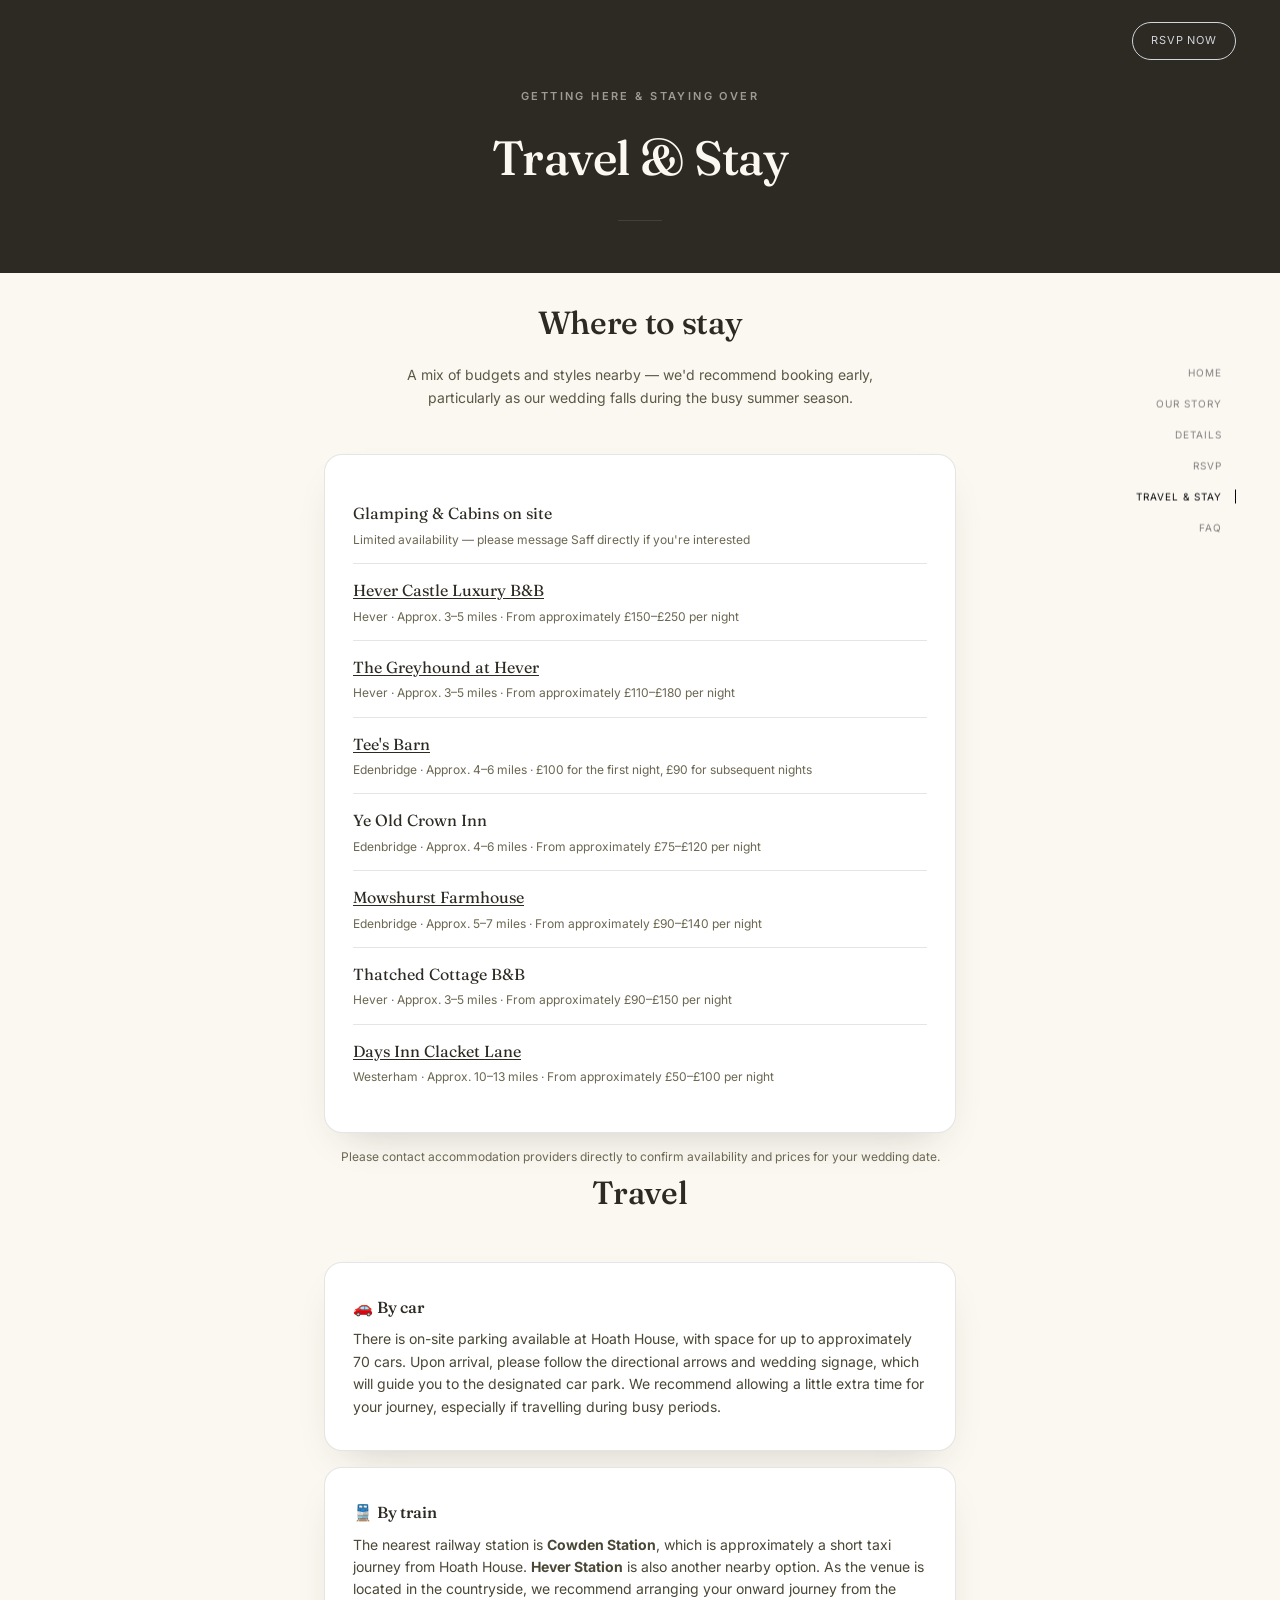
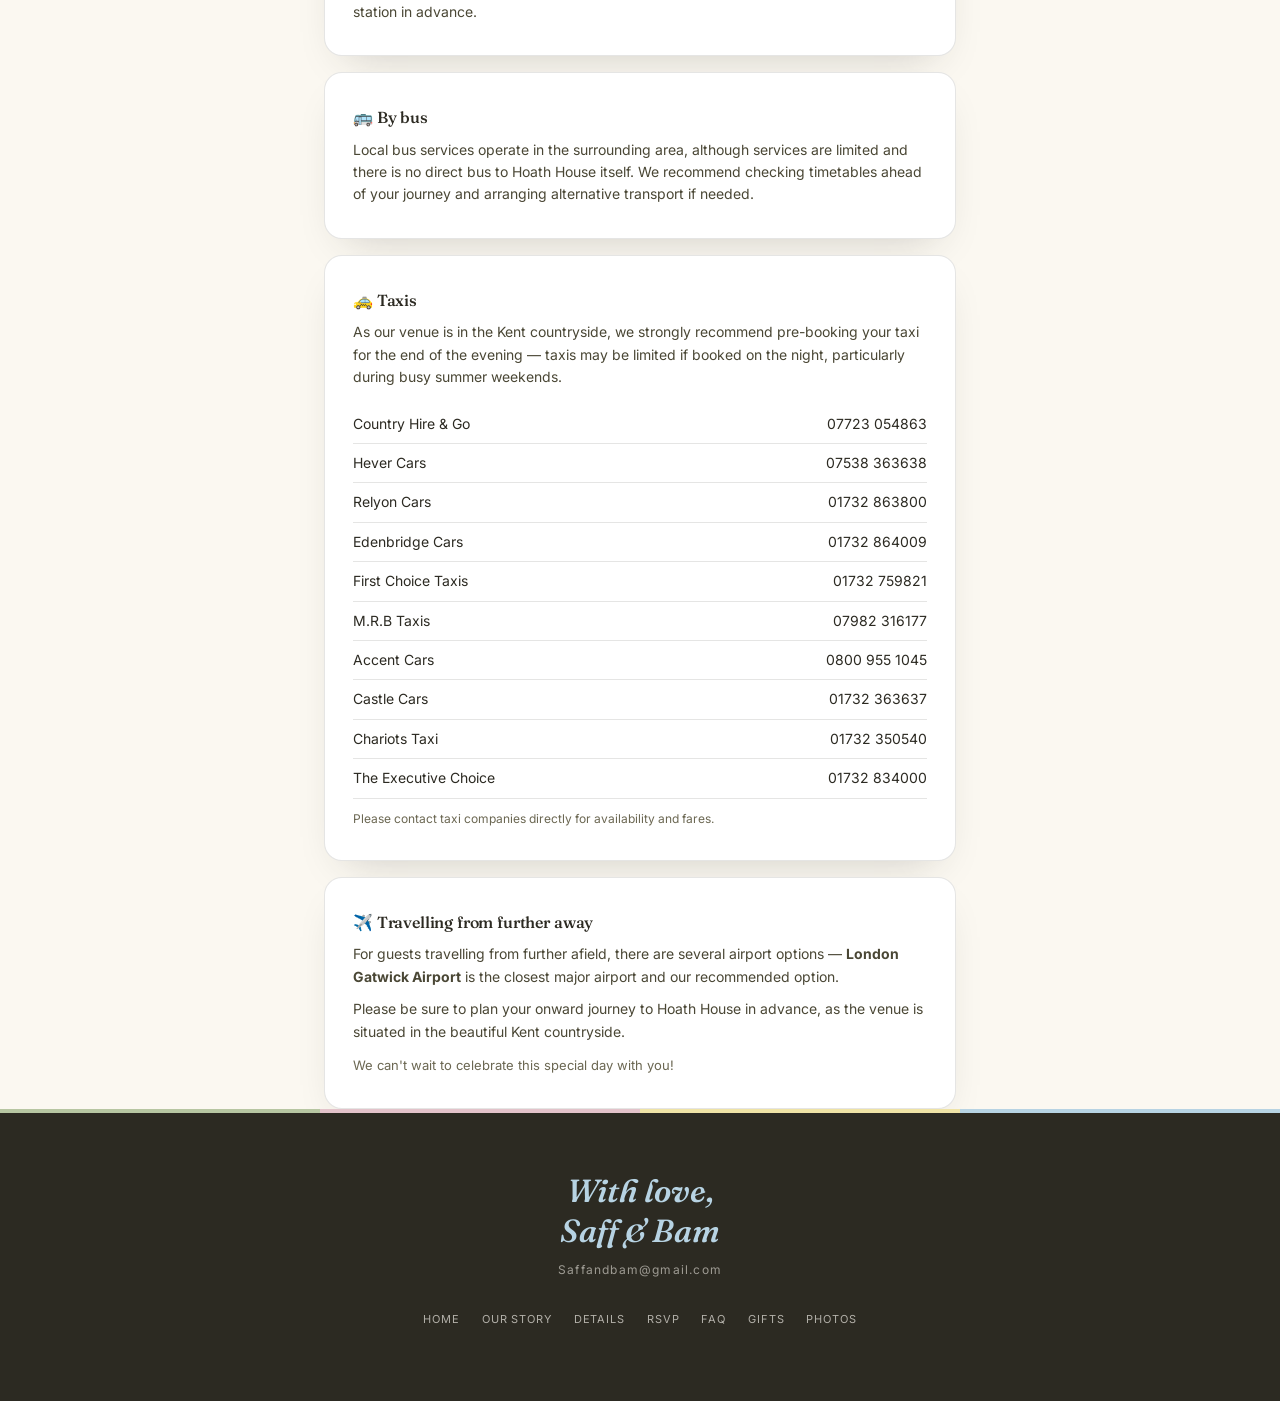
<file: travel-stay.html>
<!DOCTYPE html>
<html lang="en">
<head>
<meta charset="UTF-8">
<meta name="viewport" content="width=device-width, initial-scale=1.0">
<title>Travel &amp; Stay — Saff &amp; Bam</title>
<link rel="stylesheet" href="styles.css">
<style>
  .page-header{ background:var(--ink); padding:88px 24px 0; }
  .page-header .eyebrow{ color:var(--paper); opacity:.55; }
  .page-header h1{ color:var(--paper); }
  .page-header .divider{ background:rgba(251,248,241,.3); }
  .page-header::after{ height:28px; }

  .venue-line{ text-align:center; font-family:'Fraunces',serif; font-size:16px; font-weight:600; color:var(--ink); margin-top:-4px; margin-bottom:44px; }

  .stay-item{ padding:14px 0; border-bottom:1px solid var(--line); }
  .stay-item:last-child{ border-bottom:none; }
  .stay-item .name{ font-family:'Fraunces',serif; font-size:16px; }
  .stay-item .name a{ color:inherit; text-decoration:underline; text-underline-offset:2px; }
  .stay-item .meta{ font-size:12px; color:#6b6752; margin-top:3px; }
  .taxi-list{ list-style:none; padding:0; margin:16px 0 0; }
  .taxi-list li{ display:flex; justify-content:space-between; padding:8px 0; border-bottom:1px solid var(--line); font-size:14px; gap:12px; }
  .section-head h2:first-child{ margin-top:0; }
  .stay-section{ padding-top:24px; }
</style>
</head>
<body>

<a href="rsvp.html" class="nav-rsvp">RSVP Now</a>
<nav class="persistent-nav">
  <a href="index.html">Home</a>
  <a href="our-story.html">Our Story</a>
  <a href="details.html">Details</a>
  <a href="rsvp.html">RSVP</a>
  <a href="travel-stay.html" class="active">Travel &amp; Stay</a>
  <a href="faq.html">FAQ</a>
</nav>

<button class="nav-toggle" aria-label="Open menu" aria-expanded="false">
  <span class="bar"></span>
</button>
<nav class="nav-drawer">
  <a href="index.html">Home</a>
  <a href="our-story.html">Our Story</a>
  <a href="details.html">Details</a>
  <a href="rsvp.html">RSVP</a>
  <a href="travel-stay.html" class="active">Travel &amp; Stay</a>
  <a href="faq.html">FAQ</a>
  <a href="rsvp.html" class="nav-drawer-rsvp">RSVP Now</a>
</nav>

<header class="page-header">
  <div class="eyebrow">Getting here &amp; staying over</div>
  <h1>Travel &amp; Stay</h1>
  <div class="divider"></div>
</header>

<section class="wrap-narrow stay-section">
  <div class="section-head">
    <h2>Where to stay</h2>
    <p class="lead">A mix of budgets and styles nearby — we'd recommend booking early, particularly as our wedding falls during the busy summer season.</p>
  </div>
  <div class="card">
    <div class="stay-item"><div class="name">Glamping &amp; Cabins on site</div><div class="meta">Limited availability — please message Saff directly if you're interested</div></div>
    <div class="stay-item"><div class="name"><a href="https://www.hevercastle.co.uk/" target="_blank" rel="noopener">Hever Castle Luxury B&amp;B</a></div><div class="meta">Hever · Approx. 3–5 miles · From approximately £150–£250 per night</div></div>
    <div class="stay-item"><div class="name"><a href="https://www.greyhoundhever.co.uk/" target="_blank" rel="noopener">The Greyhound at Hever</a></div><div class="meta">Hever · Approx. 3–5 miles · From approximately £110–£180 per night</div></div>
    <div class="stay-item"><div class="name"><a href="https://www.teesbarn.co.uk/" target="_blank" rel="noopener">Tee's Barn</a></div><div class="meta">Edenbridge · Approx. 4–6 miles · £100 for the first night, £90 for subsequent nights</div></div>
    <div class="stay-item"><div class="name">Ye Old Crown Inn</div><div class="meta">Edenbridge · Approx. 4–6 miles · From approximately £75–£120 per night</div></div>
    <div class="stay-item"><div class="name"><a href="https://www.mowshurstfarmhouse.co.uk/" target="_blank" rel="noopener">Mowshurst Farmhouse</a></div><div class="meta">Edenbridge · Approx. 5–7 miles · From approximately £90–£140 per night</div></div>
    <div class="stay-item"><div class="name">Thatched Cottage B&amp;B</div><div class="meta">Hever · Approx. 3–5 miles · From approximately £90–£150 per night</div></div>
    <div class="stay-item"><div class="name"><a href="https://www.daysinn.com/" target="_blank" rel="noopener">Days Inn Clacket Lane</a></div><div class="meta">Westerham · Approx. 10–13 miles · From approximately £50–£100 per night</div></div>
  </div>
  <p style="text-align:center;font-size:12px;color:#6b6752;margin-top:14px;">Please contact accommodation providers directly to confirm availability and prices for your wedding date.</p>
</section>

<section class="wrap-narrow">
  <div class="section-head">
    <h2>Travel</h2>
  </div>

  <div class="card">
    <h3 style="font-size:16px;">🚗 By car</h3>
    <p style="font-size:14px;color:#4a4735;margin-top:8px;">There is on-site parking available at Hoath House, with space for up to approximately 70 cars. Upon arrival, please follow the directional arrows and wedding signage, which will guide you to the designated car park. We recommend allowing a little extra time for your journey, especially if travelling during busy periods.</p>
  </div>

  <div class="card" style="margin-top:16px;">
    <h3 style="font-size:16px;">🚆 By train</h3>
    <p style="font-size:14px;color:#4a4735;margin-top:8px;">The nearest railway station is <strong>Cowden Station</strong>, which is approximately a short taxi journey from Hoath House. <strong>Hever Station</strong> is also another nearby option. As the venue is located in the countryside, we recommend arranging your onward journey from the station in advance.</p>
  </div>

  <div class="card" style="margin-top:16px;">
    <h3 style="font-size:16px;">🚌 By bus</h3>
    <p style="font-size:14px;color:#4a4735;margin-top:8px;">Local bus services operate in the surrounding area, although services are limited and there is no direct bus to Hoath House itself. We recommend checking timetables ahead of your journey and arranging alternative transport if needed.</p>
  </div>

  <div class="card" style="margin-top:16px;">
    <h3 style="font-size:16px;">🚕 Taxis</h3>
    <p style="font-size:14px;color:#4a4735;margin-top:8px;">As our venue is in the Kent countryside, we strongly recommend pre-booking your taxi for the end of the evening — taxis may be limited if booked on the night, particularly during busy summer weekends.</p>
    <ul class="taxi-list">
      <li><span>Country Hire &amp; Go</span><span>07723 054863</span></li>
      <li><span>Hever Cars</span><span>07538 363638</span></li>
      <li><span>Relyon Cars</span><span>01732 863800</span></li>
      <li><span>Edenbridge Cars</span><span>01732 864009</span></li>
      <li><span>First Choice Taxis</span><span>01732 759821</span></li>
      <li><span>M.R.B Taxis</span><span>07982 316177</span></li>
      <li><span>Accent Cars</span><span>0800 955 1045</span></li>
      <li><span>Castle Cars</span><span>01732 363637</span></li>
      <li><span>Chariots Taxi</span><span>01732 350540</span></li>
      <li><span>The Executive Choice</span><span>01732 834000</span></li>
    </ul>
    <p style="font-size:12px;color:#6b6752;margin-top:10px;">Please contact taxi companies directly for availability and fares.</p>
  </div>

  <div class="card" style="margin-top:16px;">
    <h3 style="font-size:16px;">✈️ Travelling from further away</h3>
    <p style="font-size:14px;color:#4a4735;margin-top:8px;">For guests travelling from further afield, there are several airport options — <strong>London Gatwick Airport</strong> is the closest major airport and our recommended option.</p>
    <p style="font-size:14px;color:#4a4735;margin-top:10px;">Please be sure to plan your onward journey to Hoath House in advance, as the venue is situated in the beautiful Kent countryside.</p>
    <p style="font-size:13px;color:#6b6752;margin-top:12px;">We can't wait to celebrate this special day with you!</p>
  </div>
</section>

<footer>
  <div class="script">With love,</div>
  <div class="script" style="margin-top:4px;">Saff &amp; Bam</div>
  <div class="tag">Saffandbam@gmail.com</div>
  <nav class="foot-nav">
    <a href="index.html">Home</a><a href="our-story.html">Our Story</a><a href="details.html">Details</a>
    <a href="rsvp.html">RSVP</a><a href="faq.html">FAQ</a><a href="gifts.html">Gifts</a><a href="photos.html">Photos</a>
  </nav>
</footer>

<script src="nav.js" defer></script>
</body>
</html>
</file>
<file: styles.css>
@import url('https://fonts.googleapis.com/css2?family=Fraunces:ital,opsz,wght@0,9..144,340;0,9..144,440;0,9..144,560;0,9..144,620;0,9..144,700;0,9..144,800;1,9..144,420;1,9..144,500&family=Inter:wght@400;500;600&family=Mrs+Saint+Delafield&display=swap');

:root{
  --ink:#2c2a22;
  --paper:#FBF8F1;
  --paper-soft:#F2EEE1;
  --pistachio:#B7C6A2;
  --pistachio-deep:#8FA476;
  --rosewater:#E3C3CA;
  --rosewater-deep:#C99CA9;
  --lemon:#EFE3A6;
  --lemon-deep:#D8C765;
  --babyblue:#B7D3E3;
  --babyblue-deep:#8EB6CE;
  --line: rgba(44,42,34,0.12);
  --ease: cubic-bezier(.6,.05,.2,1);
  --max: 1080px;
}
*{box-sizing:border-box;}
html{scroll-behavior:smooth;}
body{
  margin:0; background:var(--paper); color:var(--ink);
  font-family:'Inter', sans-serif; font-size:16px; line-height:1.6;
  -webkit-font-smoothing:antialiased;
}
h1,h2,h3,.display{ font-family:'Fraunces', serif; font-weight:520; letter-spacing:-0.01em; margin:0; color:var(--ink); }
.script{ font-family:'Fraunces', serif; font-style:italic; font-weight:560; line-height:1.15; }
p{ margin:0; }
a{ color:inherit; text-decoration:none; }
img{ max-width:100%; display:block; }
.eyebrow{ font-size:11px; letter-spacing:.22em; text-transform:uppercase; color:var(--rosewater-deep); font-weight:600; }

.wrap{ max-width:var(--max); margin:0 auto; padding:0 24px; }
.wrap-narrow{ max-width:680px; margin:0 auto; padding:0 24px; }

/* ---------- NAV — brand mark + persistent side list, always visible on desktop ---------- */
.site-nav{ position:fixed; top:0; left:0; z-index:44; padding:22px 24px 22px 80px; }
.brand{
  font-family:'Fraunces', serif; font-style:italic; font-weight:560; font-size:20px; color:#fff;
  letter-spacing:.01em; mix-blend-mode:difference;
}
.persistent-nav{
  position:fixed; right:44px; top:50%; transform:translateY(-50%); z-index:44;
  display:flex; flex-direction:column; align-items:flex-end; gap:15px;
  mix-blend-mode:difference;
}
.persistent-nav a{
  color:#fff; font-family:'Inter',sans-serif; font-size:10px; letter-spacing:.1em; text-transform:uppercase;
  opacity:.5; position:relative; padding-right:14px; transition:opacity .2s;
}
.persistent-nav a:hover{ opacity:.85; }
.persistent-nav a.active{ opacity:1; }
.persistent-nav a.active::after{ content:""; position:absolute; right:0; top:1px; bottom:1px; width:1px; background:#fff; }
.nav-rsvp{
  position:fixed; top:22px; right:44px; z-index:44;
  border:1px solid #fff; color:#fff; mix-blend-mode:difference;
  border-radius:999px; padding:9px 18px; font-size:11px; letter-spacing:.08em; text-transform:uppercase;
  display:none;
}
@media (min-width:640px){ .nav-rsvp{ display:inline-block; } }
@media (max-width:480px){ .persistent-nav{ right:20px; gap:11px; } .persistent-nav a{ font-size:9px; padding-right:11px; } .nav-rsvp{ right:20px; } }

/* ---------- MOBILE NAV: hamburger + full-screen drawer, replaces the always-visible side list below 860px ---------- */
.nav-toggle{
  display:none; position:fixed; top:18px; right:20px; z-index:46;
  width:44px; height:44px; border-radius:50%; border:1px solid rgba(251,248,241,.5);
  background:rgba(20,18,12,.25); backdrop-filter:blur(2px);
  align-items:center; justify-content:center; cursor:pointer;
}
.nav-toggle .bar{ display:block; width:18px; height:1.5px; background:#fff; position:relative; transition:transform .25s var(--ease), opacity .2s; }
.nav-toggle .bar::before, .nav-toggle .bar::after{ content:""; position:absolute; left:0; width:18px; height:1.5px; background:#fff; transition:transform .25s var(--ease); }
.nav-toggle .bar::before{ top:-6px; }
.nav-toggle .bar::after{ top:6px; }
body.nav-open .nav-toggle .bar{ background:transparent; }
body.nav-open .nav-toggle .bar::before{ top:0; transform:rotate(45deg); }
body.nav-open .nav-toggle .bar::after{ top:0; transform:rotate(-45deg); }

.nav-drawer{
  position:fixed; inset:0; z-index:45; background:var(--ink);
  display:flex; flex-direction:column; align-items:center; justify-content:center; gap:22px;
  opacity:0; pointer-events:none; transform:translateY(-8px);
  transition:opacity .3s var(--ease), transform .3s var(--ease);
}
body.nav-open .nav-drawer{ opacity:1; pointer-events:auto; transform:none; }
.nav-drawer a{
  color:var(--paper); font-family:'Fraunces',serif; font-size:22px; opacity:.85; transition:opacity .2s;
}
.nav-drawer a.active{ opacity:1; font-style:italic; color:var(--rosewater); }
.nav-drawer a:hover{ opacity:1; }
.nav-drawer .nav-drawer-rsvp{
  margin-top:14px; border:1px solid var(--paper); border-radius:999px; padding:12px 30px;
  font-family:'Inter',sans-serif; font-size:11px; letter-spacing:.14em; text-transform:uppercase;
}

@media (max-width:860px){
  .persistent-nav{ display:none; }
  .nav-toggle{ display:flex; }
  .site-nav{ position:absolute; }
}
@media (min-width:861px){
  .nav-drawer{ display:none; }
}
body.nav-open{ overflow:hidden; }
body.nav-open .site-nav,
body.nav-open .nav-rsvp{ opacity:0; pointer-events:none; }

/* ---------- HERO / PAGE HEADER ---------- */
.page-header{
  text-align:center; padding:110px 24px 0;
  background: var(--pistachio);
}
.page-header .eyebrow{ color:var(--ink); opacity:.55; }
.page-header h1{ font-size:clamp(32px,6vw,48px); margin-top:14px; }
.page-header p.lead{ max-width:520px; margin:18px auto 0; color:#3a4232; font-size:14px; line-height:1.7; }
.page-header::after{
  content:""; display:block; height:52px;
}
.divider{ width:44px; height:1px; background:var(--ink); opacity:.35; margin:24px auto; }

/* ---------- FLORAL SPRIG (inline svg accent) ---------- */
.sprig{ width:52px; height:auto; margin:0 auto; opacity:.75; }

/* ---------- SECTION ---------- */
section{ padding:72px 24px; }
.section-head{ text-align:center; margin-bottom:44px; }
.section-head h2{ font-size:clamp(24px,4vw,32px); margin-top:12px; }
.section-head p.lead{ margin-top:14px; font-size:14px; color:#5b5847; max-width:520px; margin-left:auto; margin-right:auto; line-height:1.7; }

/* ---------- CARDS ---------- */
.card{
  background:#fff; border-radius:18px; padding:32px 28px;
  box-shadow:0 18px 40px -22px rgba(44,42,34,.25);
  border:1px solid var(--line);
}
.card-grid{ display:grid; gap:22px; }
@media (min-width:640px){ .card-grid.cols-2{ grid-template-columns:1fr 1fr; } }
@media (min-width:860px){ .card-grid.cols-3{ grid-template-columns:repeat(3,1fr); } }

.tag-swatches{ display:flex; gap:10px; justify-content:center; margin:22px 0; flex-wrap:wrap; }
.swatch{ width:18px; height:18px; border-radius:50%; box-shadow:inset 0 0 0 1px rgba(0,0,0,.08); }
.swatch.pistachio{ background:var(--pistachio); }
.swatch.rosewater{ background:var(--rosewater); }
.swatch.lemon{ background:var(--lemon); }
.swatch.babyblue{ background:var(--babyblue); }

/* ---------- STORY TIMELINE ---------- */
.story-block{ margin-top:60px; }
.story-block:first-child{ margin-top:0; }
.story-block .story-eyebrow{ text-align:center; }
.story-block h3{ text-align:center; font-size:24px; margin-top:10px; }
.story-block p.body{ max-width:640px; margin:22px auto 0; font-size:15px; color:#433f30; line-height:1.85; }
.story-photo{ margin-top:28px; border-radius:16px; overflow:hidden; box-shadow:0 20px 44px -22px rgba(44,42,34,.35); max-width:520px; margin-left:auto; margin-right:auto; }
.story-video-frame{
  max-width:360px; margin:28px auto 0; border-radius:16px; overflow:hidden;
  box-shadow:0 20px 44px -22px rgba(44,42,34,.35); border:6px solid #fff;
  position:relative;
}
.story-video-frame video{ width:100%; display:block; }
.story-caption{ text-align:center; font-family:'Fraunces',serif; font-style:italic; color:#6b6752; font-size:13px; margin-top:14px; }

/* ---------- COUNTDOWN ---------- */
.countdown{ display:grid; grid-template-columns:repeat(4,1fr); gap:12px; max-width:420px; margin:32px auto 0; }
.countdown .cell{ border-radius:12px; padding:18px 4px; text-align:center; color:#2c2a22; }
.countdown .cell:nth-child(1){ background:var(--pistachio); }
.countdown .cell:nth-child(2){ background:var(--rosewater); }
.countdown .cell:nth-child(3){ background:var(--lemon); }
.countdown .cell:nth-child(4){ background:var(--babyblue); }
.countdown .num{ font-family:'Fraunces',serif; font-weight:560; font-size:24px; display:block; }
.countdown .lbl{ font-size:9px; letter-spacing:.14em; text-transform:uppercase; opacity:.65; margin-top:6px; display:block; }

/* ---------- DETAIL LIST ---------- */
.detail-row{ display:flex; justify-content:space-between; gap:16px; padding:14px 0; border-bottom:1px solid var(--line); font-size:14px; }
.detail-row:last-child{ border-bottom:none; }
.detail-row .k{ color:#6b6752; }
.detail-row .v{ font-weight:600; text-align:right; }

/* ---------- BUTTONS — thin outlined pill CTA language ---------- */
.btn{
  display:inline-flex; align-items:center; gap:8px; padding:14px 28px; border-radius:999px; font-size:11px;
  letter-spacing:.12em; text-transform:uppercase; font-weight:600; cursor:pointer; border:1px solid currentColor;
  background:transparent; transition:transform .25s var(--ease), background .25s, color .25s;
}
.btn::after{ content:"→"; font-size:13px; transition:transform .2s; }
.btn:hover{ transform:translateY(-2px); }
.btn:hover::after{ transform:translateX(3px); }
.btn-primary{ border-color:var(--ink); color:var(--ink); }
.btn-primary:hover{ background:var(--ink); color:var(--paper); }
.btn-ghost{ background:transparent; border:1px solid var(--ink); color:var(--ink); }
.btn-ghost:hover{ background:var(--ink); color:var(--paper); }

/* vertical capsule — the scroll-cue / signature CTA shape */
.capsule-cta{
  display:inline-flex; flex-direction:column; align-items:center; justify-content:center; gap:10px;
  width:78px; height:120px; border-radius:999px; border:1px solid rgba(251,248,241,.75);
  color:var(--paper); font-family:'Fraunces',serif; font-style:italic; font-size:13px; line-height:1.25; text-align:center;
  background:rgba(20,18,12,.15); backdrop-filter:blur(2px);
  transition:transform .3s var(--ease), border-color .3s;
}
.capsule-cta:hover{ transform:translateY(3px); border-color:#fff; }
.capsule-cta svg{ width:14px; height:14px; animation:capsule-bounce 1.8s ease-in-out infinite; }
@keyframes capsule-bounce{ 0%,100%{ transform:translateY(0); } 50%{ transform:translateY(4px); } }

/* ---------- FAQ ---------- */
details.faq-item{ border-bottom:1px solid var(--line); padding:16px 0; }
details.faq-item summary{ cursor:pointer; list-style:none; display:flex; justify-content:space-between; gap:12px; align-items:center; font-family:'Fraunces',serif; font-size:16px; }
details.faq-item summary::-webkit-details-marker{ display:none; }
details.faq-item summary::after{ content:"+"; color:var(--rosewater-deep); font-size:20px; font-family:'Inter',sans-serif; transition:transform .3s; flex-shrink:0; }
details.faq-item[open] summary::after{ transform:rotate(45deg); }
details.faq-item p{ margin-top:10px; font-size:14px; color:#4a4735; line-height:1.7; }

/* ---------- FORM ---------- */
.field{ margin-top:22px; text-align:left; }
.field label{ display:block; font-size:11px; letter-spacing:.08em; text-transform:uppercase; color:#6b6752; margin-bottom:6px; }
.field input, .field select, .field textarea{
  width:100%; border:1px solid var(--line); background:#fff; border-radius:10px;
  padding:12px 14px; font-family:'Inter',sans-serif; font-size:14px; color:var(--ink);
}
.field input:focus-visible, .field select:focus-visible, .field textarea:focus-visible{ outline:2px solid var(--rosewater-deep); outline-offset:1px; }
.attend-toggle{ display:flex; gap:8px; }
.attend-toggle input{ position:absolute; opacity:0; width:1px; height:1px; }
.attend-toggle label{ flex:1; text-align:center; padding:12px 0; border-radius:10px; border:1px solid var(--line); font-size:13px; cursor:pointer; font-weight:500; transition:background .25s,color .25s; }
.attend-toggle input:checked + label{ background:var(--ink); color:var(--paper); border-color:var(--ink); }

/* ---------- GALLERY ---------- */
.gallery{ columns:2 220px; column-gap:12px; }
.gallery img{ margin-bottom:12px; border-radius:12px; }
@media(min-width:700px){ .gallery{ columns:3 240px; } }

/* ---------- FOOTER ---------- */
footer{ padding:64px 24px 72px; text-align:center; background:var(--ink); color:var(--paper); margin-top:0; position:relative; }
footer::before{
  content:""; position:absolute; top:0; left:0; right:0; height:4px;
  background: linear-gradient(90deg, var(--pistachio) 0 25%, var(--rosewater) 25% 50%, var(--lemon) 50% 75%, var(--babyblue) 75% 100%);
}
footer .script{ font-size:32px; color:var(--babyblue); }
footer .tag{ margin-top:10px; font-size:12px; letter-spacing:.1em; color:rgba(251,248,241,.55); }
footer .foot-nav{ display:flex; gap:22px; justify-content:center; flex-wrap:wrap; margin-top:32px; }
footer .foot-nav a{ font-size:11px; letter-spacing:.08em; text-transform:uppercase; color:rgba(251,248,241,.65); }

@media (prefers-reduced-motion: reduce){ *{ animation-duration:.001ms !important; transition-duration:.001ms !important; } }
</file>
